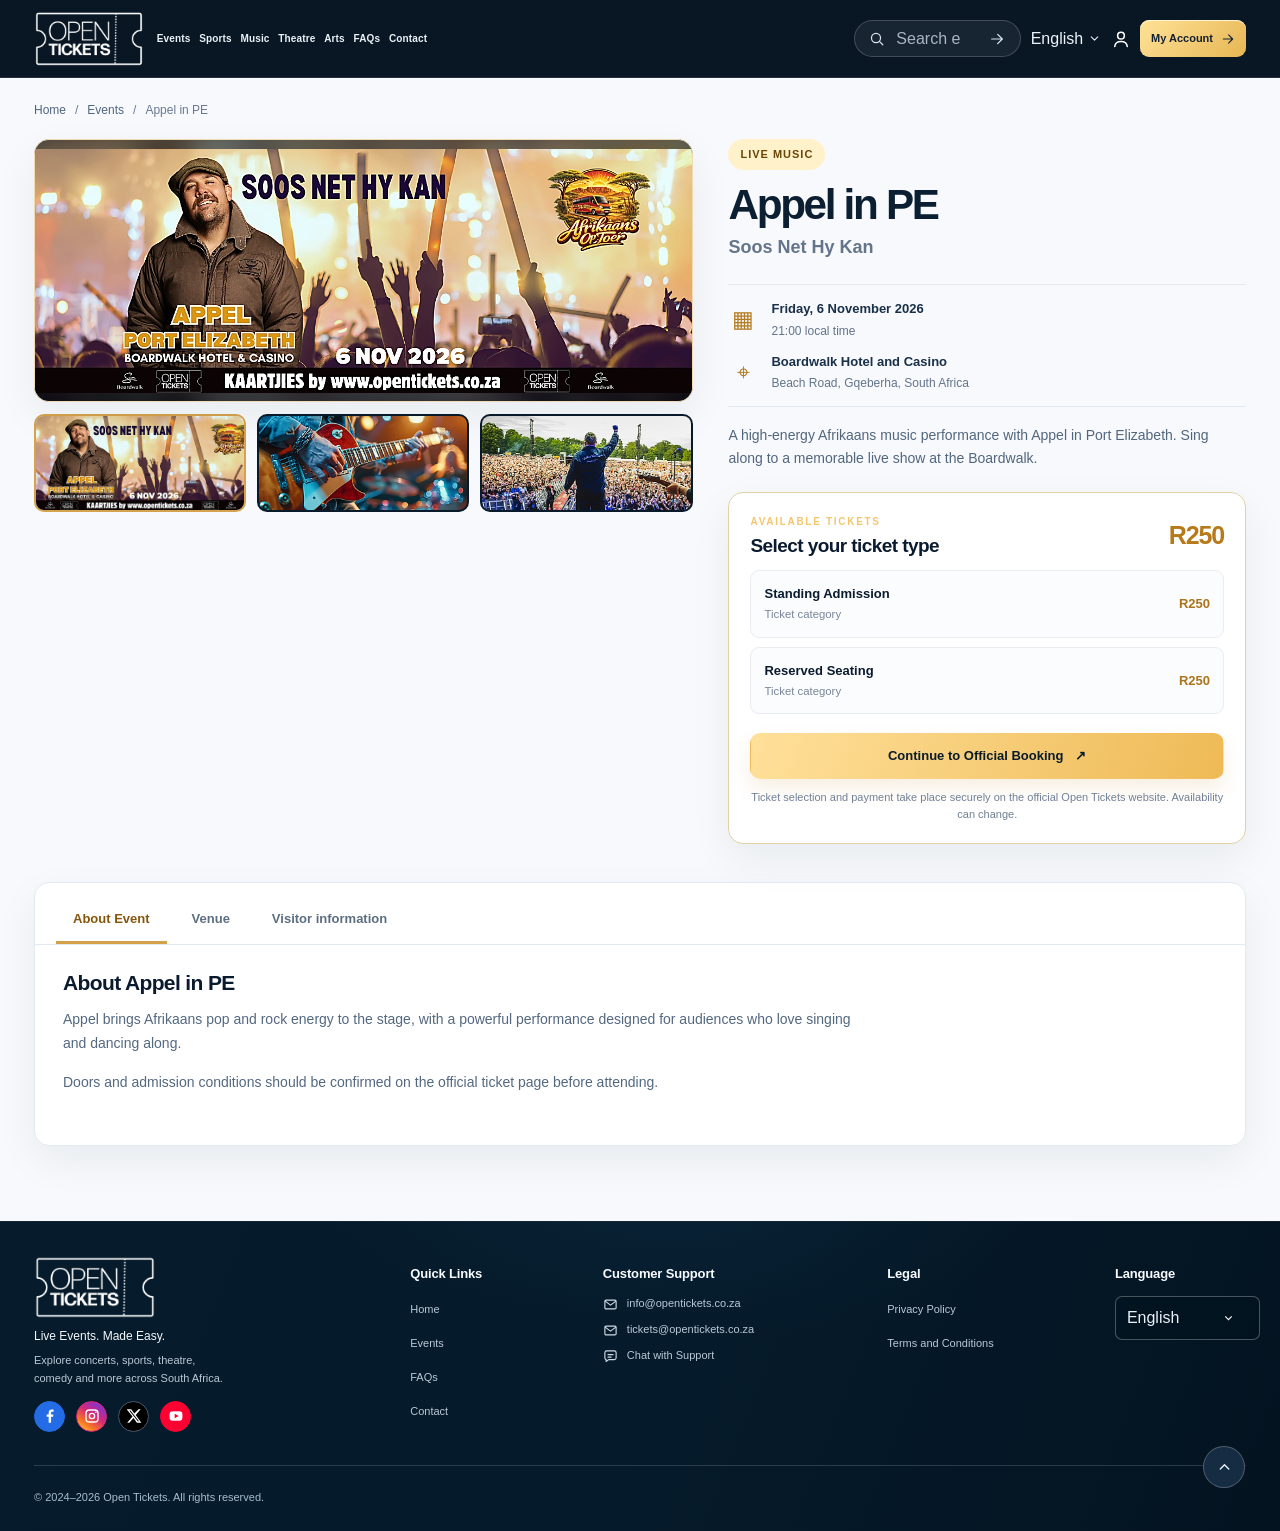
<file: event-detail.html>
<!DOCTYPE html>
<html lang="en"><head><meta charset="utf-8"/><meta content="width=device-width, initial-scale=1" name="viewport"/><meta content="#061526" name="theme-color"/><meta content="View official event information and ticket categories for Appel in PE at Boardwalk Hotel and Casino on 6 November 2026." name="description"/><title>Appel in PE — Event Detail | Open Tickets</title><link href="assets/images/branding/favicon.png" rel="icon" type="image/png"/><link href="assets/css/bootstrap.min.css" rel="stylesheet"/>
<link href="assets/css/tokens.css" rel="stylesheet"/>
<link href="assets/css/header-hero.css" rel="stylesheet"/>
<link href="assets/css/section01-refinements.css" rel="stylesheet"/>
<link href="assets/css/footer.css" rel="stylesheet"/>
<link href="assets/css/i18n.css" rel="stylesheet"/>
<link href="assets/css/inner-pages.css" rel="stylesheet"/><link rel="stylesheet" href="assets/css/v28-final.css"></head>
<body class="ot-inner-page ot-event-page"><a class="skip-link" href="#main-content">Skip to main content</a><header class="ot-header" id="siteHeader">
<div class="ot-header__inner container-xxl">
<a aria-label="Open Tickets homepage" class="ot-brand" href="index.html">
<img alt="Open Tickets" decoding="async" height="150" src="assets/images/branding/open-tickets-logo.png" width="286"/>
</a>
<nav aria-label="Main navigation" class="ot-primary-nav">
<a class="ot-primary-nav__link" href="index.html">Events</a>
<a class="ot-primary-nav__link" href="search-results.html?category=sports">Sports</a>
<a class="ot-primary-nav__link" href="search-results.html?category=music">Music</a>
<a class="ot-primary-nav__link" href="search-results.html?category=theatre">Theatre</a>
<a class="ot-primary-nav__link" href="search-results.html?category=arts">Arts</a>
<a class="ot-primary-nav__link" href="faqs.html">FAQs</a>
<a class="ot-primary-nav__link" href="https://opentickets.co.za/support">Contact</a>
</nav>
<div class="ot-header__actions">
<form action="search-results.html" class="ot-header-search" method="get" role="search">
<svg aria-hidden="true" class="ot-icon"><use href="#ot-i-search"></use></svg>
<label class="visually-hidden" for="globalSearch">Search events, artists or venues</label>
<input autocomplete="off" id="globalSearch" name="query" placeholder="Search events, artists, venues…" type="search"/>
<button aria-label="Search events" type="submit"><svg class="ot-icon"><use href="#ot-i-arrow"></use></svg></button>
</form>
<div aria-label="Choose a city in event search" class="ot-header__location">
<svg aria-hidden="true" class="ot-icon"><use href="#ot-i-pin"></use></svg>
<span>South Africa</span>
</div>
<div class="ot-language dropdown">
<button aria-expanded="false" aria-label="Select language" class="ot-language__toggle" data-bs-toggle="dropdown" type="button"><span id="languageLabel">English</span><svg aria-hidden="true" class="ot-icon"><use href="#ot-i-chevron"></use></svg></button>
<ul class="dropdown-menu dropdown-menu-end ot-language__menu">
<li><button class="dropdown-item is-selected" data-lang="en" type="button">English</button></li>
<li><button class="dropdown-item" data-lang="af" type="button">Afrikaans</button></li>
<li><button class="dropdown-item" data-lang="zu" type="button">isiZulu</button></li>
<li><button class="dropdown-item" data-lang="xh" type="button">isiXhosa</button></li>
<li><button class="dropdown-item" data-lang="st" type="button">Sesotho</button></li>
<li><button class="dropdown-item" data-lang="de" type="button">Deutsch</button></li>
<li><button class="dropdown-item" data-lang="fr" type="button">Français</button></li>
<li><button class="dropdown-item" data-lang="es" type="button">Español</button></li>
<li><button class="dropdown-item" data-lang="pt" type="button">Português</button></li>
</ul>
</div>
<a aria-label="My bookings and account" class="ot-account-icon" href="https://opentickets.co.za/login"><svg aria-hidden="true" class="ot-icon"><use href="#ot-i-user"></use></svg></a>
<a class="ot-account-button" href="https://opentickets.co.za/login">My Account <svg aria-hidden="true" class="ot-icon"><use href="#ot-i-arrow"></use></svg></a>
<button aria-controls="mobileMenu" aria-expanded="false" aria-label="Open navigation" class="ot-mobile-toggle" id="mobileMenuToggle" type="button"><svg aria-hidden="true" class="ot-icon"><use href="#ot-i-menu"></use></svg></button>
</div>
</div>
<!-- Mobile navigation, shared by all four local pages. -->
<div class="ot-mobile-menu" hidden="" id="mobileMenu">
<nav aria-label="Mobile navigation" class="ot-mobile-menu__links container">
<a href="index.html">Events</a>
<a href="search-results.html?category=sports">Sports</a>
<a href="search-results.html?category=music">Music</a>
<a href="search-results.html?category=theatre">Theatre &amp; Arts</a>
<a href="faqs.html">FAQs</a>
<a href="https://opentickets.co.za/support">Contact &amp; Support</a>
<a href="https://opentickets.co.za/login">My Bookings</a>
</nav>
<form action="search-results.html" class="ot-mobile-menu__search container" method="get" role="search">
<label class="visually-hidden" for="mobileSearch">Search events</label>
<input id="mobileSearch" name="query" placeholder="Search events and venues" type="search"/>
<button aria-label="Search" type="submit"><svg class="ot-icon"><use href="#ot-i-search"></use></svg></button>
</form>
</div>
</header>
<main id="main-content"><section class="event-detail container-xxl"><nav aria-label="Breadcrumb" class="inner-crumbs"><a href="index.html">Home</a><span aria-hidden="true">/</span><a href="search-results.html">Events</a><span aria-hidden="true">/</span><span>Appel in PE</span></nav>
<div class="event-detail__hero"><div class="event-detail__gallery"><div class="event-detail__main-image is-event-banner"><img alt="Appel in PE — Soos Net Hy Kan event banner" decoding="async" fetchpriority="high" height="450" src="assets/images/events/appel-pe.webp" width="1210"/></div><div class="event-detail__thumbs"><button aria-pressed="true" class="is-selected" data-gallery-alt="Appel in PE official event banner" data-gallery-src="assets/images/events/appel-pe.webp" type="button"><img alt="Appel in PE banner thumbnail" src="assets/images/events/appel-pe.webp"/></button><button aria-pressed="false" data-gallery-alt="Live music performance atmosphere" data-gallery-src="assets/images/categories/music.webp" type="button"><img alt="Live music atmosphere thumbnail" src="assets/images/categories/music.webp"/></button><button aria-pressed="false" data-gallery-alt="Live concert audience" data-gallery-src="assets/images/categories/festivals.webp" type="button"><img alt="Concert audience thumbnail" src="assets/images/categories/festivals.webp"/></button></div></div>
<div class="event-detail__information"><span class="inner-pill">LIVE MUSIC</span><h1>Appel in PE</h1><p class="event-detail__subtitle">Soos Net Hy Kan</p><div class="event-detail__facts"><div><span class="event-detail__fact-icon">▦</span><span><strong>Friday, 6 November 2026</strong><small>21:00 local time</small></span></div><div><span class="event-detail__fact-icon">⌖</span><span><strong>Boardwalk Hotel and Casino</strong><small>Beach Road, Gqeberha, South Africa</small></span></div></div>
<p class="event-detail__intro">A high-energy Afrikaans music performance with Appel in Port Elizabeth. Sing along to a memorable live show at the Boardwalk.</p>
<div class="event-detail__book" id="ticketOptions"><div class="event-detail__book-head"><div><p class="inner-eyebrow">AVAILABLE TICKETS</p><h2>Select your ticket type</h2></div><span class="event-detail__from">R250</span></div><div class="event-detail__ticket-row"><div><strong>Standing Admission</strong><small>Ticket category</small></div><div class="event-detail__ticket-price">R250</div></div><div class="event-detail__ticket-row"><div><strong>Reserved Seating</strong><small>Ticket category</small></div><div class="event-detail__ticket-price">R250</div></div><a class="inner-btn inner-btn--gold inner-btn--full" href="https://opentickets.co.za/event/01ktvcz2dxv10rs7cvq0q9tc0v" rel="noopener noreferrer" target="_blank">Continue to Official Booking <span aria-hidden="true">↗</span></a><p class="event-detail__book-note">Ticket selection and payment take place securely on the official Open Tickets website. Availability can change.</p></div></div></div>
<div class="event-detail__below"><div aria-label="Event information" class="event-detail__tabs" role="tablist"><button aria-controls="eventTabAbout" aria-selected="true" class="is-active" data-event-tab="about" role="tab" type="button">About Event</button><button aria-controls="eventTabVenue" aria-selected="false" data-event-tab="venue" role="tab" type="button">Venue</button><button aria-controls="eventTabTerms" aria-selected="false" data-event-tab="terms" role="tab" type="button">Visitor information</button></div><div class="event-detail__tab-panel" id="eventTabAbout" role="tabpanel"><h2>About Appel in PE</h2><p>Appel brings Afrikaans pop and rock energy to the stage, with a powerful performance designed for audiences who love singing and dancing along.</p><p>Doors and admission conditions should be confirmed on the official ticket page before attending.</p></div><div class="event-detail__tab-panel" hidden="" id="eventTabVenue" role="tabpanel"><h2>Boardwalk Hotel and Casino</h2><p>Beach Road, Gqeberha, 6019, South Africa.</p><a class="inner-text-link" href="https://www.google.com/maps/search/?api=1&amp;query=Boardwalk+Hotel+and+Casino+Gqeberha" rel="noopener noreferrer" target="_blank">Get directions ↗</a></div><div class="event-detail__tab-panel" hidden="" id="eventTabTerms" role="tabpanel"><h2>Before you go</h2><p>For entry rules, prohibited items and ticket conditions, refer to the organiser's official description. Make sure you have your purchase email and payment method ready when booking.</p><a class="inner-text-link" href="https://opentickets.co.za/event/01ktvcz2dxv10rs7cvq0q9tc0v" rel="noopener noreferrer" target="_blank">Read official event information ↗</a></div></div></section></main><footer aria-label="Open Tickets footer" class="ot-footer" id="siteFooter">
<div class="ot-footer__container container-xxl">
<div class="ot-footer__grid">
<div class="ot-footer__brand">
<a aria-label="Open Tickets home" href="index.html">
<img alt="Open Tickets" class="ot-footer__brand-image" decoding="async" height="150" loading="lazy" src="assets/images/branding/open-tickets-logo.png" width="286">
</img></a>
<p class="ot-footer__tagline">Live Events. Made Easy.</p>
<p class="ot-footer__description">Explore concerts, sports, theatre, comedy and more across South Africa.</p>
<!-- Social artwork only. Never invent social profile links. -->
<div aria-label="Social profiles pending verification" class="ot-footer__socials">
<ul aria-hidden="true" class="ot-footer__social-list">
<li><span class="ot-footer__social-icon ot-social--facebook" title="Facebook profile: pending confirmation"><svg viewbox="0 0 24 24"><path d="M13.6 22v-8.8h3l.5-3.5h-3.5V7.4c0-1.1.3-1.8 1.9-1.8h1.9V2.5c-.3-.1-1.4-.2-2.7-.2-2.8 0-4.7 1.7-4.7 4.8v2.6H7v3.5h3v8.8h3.6Z"></path></svg></span></li>
<li><span class="ot-footer__social-icon ot-social--instagram" title="Instagram profile: pending confirmation"><svg fill="none" viewbox="0 0 24 24"><rect height="18" rx="5" stroke="currentColor" stroke-width="2" width="18" x="3" y="3"></rect><circle cx="12" cy="12" r="4" stroke="currentColor" stroke-width="2"></circle><circle cx="17.7" cy="6.4" fill="currentColor" r="1.2"></circle></svg></span></li>
<li><span class="ot-footer__social-icon ot-social--x" title="X profile: pending confirmation"><svg viewbox="0 0 24 24"><path d="M18.9 2H22l-7.4 8.5L23 22h-6.6l-5.2-7.1L5 22H1.8l8-9.3L1 2h6.8l4.7 6.4L18.9 2Zm-1.2 18h1.8L6.7 3.9H4.8L17.7 20Z"></path></svg></span></li>
<li><span class="ot-footer__social-icon ot-social--youtube" title="YouTube profile: pending confirmation"><svg viewbox="0 0 24 24"><path d="M21.2 7.3a2.8 2.8 0 0 0-2-2C17.5 4.8 12 4.8 12 4.8s-5.5 0-7.2.5a2.8 2.8 0 0 0-2 2C2.3 9 2.3 12 2.3 12s0 3 .5 4.7a2.8 2.8 0 0 0 2 2c1.7.5 7.2.5 7.2.5s5.5 0 7.2-.5a2.8 2.8 0 0 0 2-2c.5-1.7.5-4.7.5-4.7s0-3-.5-4.7ZM10 15.5v-7l6 3.5-6 3.5Z"></path></svg></span></li>
</ul>
<span class="visually-hidden">Official social account links will be added after verification.</span>
</div>
</div>
<nav aria-labelledby="footerQuickLinks" class="ot-footer__col">
<h2 class="ot-footer__heading" id="footerQuickLinks">Quick Links</h2>
<ul class="ot-footer__links">
<li><a href="index.html">Home</a></li>
<li><a href="index.html">Events</a></li>
<li><a href="faqs.html">FAQs</a></li>
<li><a href="https://opentickets.co.za/support">Contact</a></li>
</ul>
</nav>
<div aria-labelledby="footerSupport" class="ot-footer__col ot-footer__support-col">
<h2 class="ot-footer__heading" id="footerSupport">Customer Support</h2>
<ul class="ot-footer__contact-list">
<li><svg aria-hidden="true" class="ot-footer__contact-icon" viewbox="0 0 24 24"><rect height="14" rx="2" width="18" x="3" y="5"></rect><path d="m4 7 8 6 8-6"></path></svg><a href="mailto:info@opentickets.co.za">info@opentickets.co.za</a></li>
<li><svg aria-hidden="true" class="ot-footer__contact-icon" viewbox="0 0 24 24"><rect height="14" rx="2" width="18" x="3" y="5"></rect><path d="m4 7 8 6 8-6"></path></svg><a href="mailto:tickets@opentickets.co.za">tickets@opentickets.co.za</a></li>
<li><svg aria-hidden="true" class="ot-footer__contact-icon" viewbox="0 0 24 24"><path d="M5 17v3l4-3h9a3 3 0 0 0 3-3V6a3 3 0 0 0-3-3H6a3 3 0 0 0-3 3v8a3 3 0 0 0 2 3Z"></path><path d="M8 9h8m-8 4h5"></path></svg><a href="https://opentickets.co.za/support">Chat with Support</a></li>
</ul>
</div>
<nav aria-labelledby="footerLegal" class="ot-footer__col">
<h2 class="ot-footer__heading" id="footerLegal">Legal</h2>
<ul class="ot-footer__links">
<li><a href="https://opentickets.co.za/page/privacy-policy">Privacy Policy</a></li>
<li><a href="https://opentickets.co.za/page/terms-and-conditions">Terms and Conditions</a></li>
</ul>
</nav>
<div aria-labelledby="footerLanguage" class="ot-footer__col ot-footer__language-col">
<h2 class="ot-footer__heading" id="footerLanguage">Language</h2>
<div class="ot-footer__lang">
<label class="visually-hidden" for="footerLanguageSelect">Choose a language on Open Tickets</label>
<select aria-label="Choose a language on Open Tickets" id="footerLanguageSelect" name="language">
<option selected="" value="en">English</option>
<option value="af">Afrikaans</option>
<option value="zu">isiZulu</option>
<option value="xh">isiXhosa</option>
<option value="st">Sesotho</option>
<option value="de">Deutsch</option>
<option value="fr">Français</option>
<option value="es">Español</option>
<option value="pt">Português</option>
</select>
<svg aria-hidden="true" class="ot-footer__lang-chevron" viewbox="0 0 24 24"><path d="m6 9 6 6 6-6"></path></svg>
</div>
</div>
</div>
<div class="ot-footer__bottom">
<p class="ot-footer__copyright">© 2024–2026 Open Tickets. All rights reserved.</p>
<button aria-label="Back to top" class="ot-footer__back-top" id="footerBackToTop" title="Back to top" type="button">
<svg aria-hidden="true" viewbox="0 0 24 24"><path d="m6 14 6-6 6 6"></path></svg>
</button>
</div>
</div>
</footer><svg aria-hidden="true" class="ot-svg-sprite" xmlns="http://www.w3.org/2000/svg"><defs>
<symbol id="ot-i-search" viewbox="0 0 24 24"><circle cx="10.5" cy="10.5" r="6.8"></circle><path d="m16 16 4.6 4.6"></path></symbol>
<symbol id="ot-i-arrow" viewbox="0 0 24 24"><path d="M4 12h16m-7-7 7 7-7 7"></path></symbol>
<symbol id="ot-i-pin" viewbox="0 0 24 24"><path d="M12 22s7-6.7 7-12a7 7 0 0 0-14 0c0 5.3 7 12 7 12Z"></path><circle cx="12" cy="10" r="2.5"></circle></symbol>
<symbol id="ot-i-chevron" viewbox="0 0 24 24"><path d="m6 9 6 6 6-6"></path></symbol>
<symbol id="ot-i-chevron-left" viewbox="0 0 24 24"><path d="m15 5-7 7 7 7"></path></symbol>
<symbol id="ot-i-chevron-right" viewbox="0 0 24 24"><path d="m9 5 7 7-7 7"></path></symbol>
<symbol id="ot-i-user" viewbox="0 0 24 24"><circle cx="12" cy="8" r="4"></circle><path d="M4.5 21c.4-4 3.1-6 7.5-6s7.1 2 7.5 6"></path></symbol>
<symbol id="ot-i-menu" viewbox="0 0 24 24"><path d="M4 7h16M4 12h16M4 17h16"></path></symbol>
<symbol id="ot-i-heart" viewbox="0 0 24 24"><path d="M20.8 8.2c0 4.5-7 9.6-8.8 11-1.8-1.4-8.8-6.5-8.8-11A4.8 4.8 0 0 1 12 5.4a4.8 4.8 0 0 1 8.8 2.8Z"></path></symbol>
<symbol id="ot-i-clock" viewbox="0 0 24 24"><circle cx="12" cy="12" r="9"></circle><path d="M12 7v5l3.5 2"></path></symbol>
<symbol id="ot-i-calendar" viewbox="0 0 24 24"><rect height="16" rx="2" width="18" x="3" y="5"></rect><path d="M7 3v4m10-4v4M3 10h18"></path></symbol>
<!-- Event discovery icons: outlined, matching 24px viewBox and header stroke. -->
<symbol id="ot-i-music" viewbox="0 0 24 24"><path d="M9 18V5l12-2v13"></path><circle cx="6" cy="18" r="3"></circle><circle cx="18" cy="16" r="3"></circle></symbol>
<symbol id="ot-i-football" viewbox="0 0 24 24"><circle cx="12" cy="12" r="9"></circle><path d="m9 9 3-2 3 2-1.1 3.5H10.1L9 9ZM12 7V3m-2 9.5-3 3m6.9-3 3.1 3M7 15.5l-2.7 1m12.7-1 2.7 1M9.2 19l-1 1.2m6.6-1.2 1 1.2"></path></symbol>
<symbol id="ot-i-theatre" viewbox="0 0 24 24"><path d="M3 4h9v8a5 5 0 0 1-4.5 5A5 5 0 0 1 3 12V4Zm9 2h9v6c0 4.5-2.9 8-7 8-2 0-3.7-.8-5-2.2"></path><path d="M5.5 8h.1m4 0h.1M5.5 12c.7 1 2.9 1 3.6 0M15 9h.1m3.5 0h.1m-4 4c.9-.8 3-.8 4 0"></path></symbol>
<symbol id="ot-i-palette" viewbox="0 0 24 24"><path d="M12 3a9 9 0 1 0 0 18h1.2a2.3 2.3 0 0 0 1.7-3.8c-.7-.7-1-1.1-1-1.6 0-.8.6-1.5 1.5-1.5h2.3A3.3 3.3 0 0 0 21 10.8 8.9 8.9 0 0 0 12 3Z"></path><circle cx="7" cy="10" r="1"></circle><circle cx="10" cy="6.8" r="1"></circle><circle cx="15" cy="7.2" r="1"></circle><circle cx="7.5" cy="15" r="1"></circle></symbol>
<symbol id="ot-i-family" viewbox="0 0 24 24"><circle cx="9" cy="7" r="3"></circle><circle cx="18" cy="9" r="2.5"></circle><path d="M3 20v-3.5a6 6 0 0 1 12 0V20H3Zm12 0h6v-3a4.5 4.5 0 0 0-4.7-4.5"></path></symbol>
<symbol id="ot-i-smile" viewbox="0 0 24 24"><circle cx="12" cy="12" r="9"></circle><path d="M8 14.5c1.8 2.8 6.2 2.8 8 0M8.5 9h.01m7 0h.01" stroke-width="2.4"></path></symbol>
<symbol id="ot-i-tent" viewbox="0 0 24 24"><path d="M3 20 11.8 4 21 20H3Zm9-16v16M8.5 20 12 14l3.5 6M4 20H2m20 0h-1"></path></symbol>
<symbol id="ot-i-wine" viewbox="0 0 24 24"><path d="M5 3h14l-1.5 7a5.5 5.5 0 0 1-11 0L5 3Zm7 12v6m-5 0h10M6 9h12"></path></symbol>
<symbol id="ot-i-sliders" viewbox="0 0 24 24"><path d="M4 6h16M4 12h16M4 18h16"></path><circle cx="9" cy="6" fill="#061320" r="2"></circle><circle cx="16" cy="12" fill="#061320" r="2"></circle><circle cx="10" cy="18" fill="#061320" r="2"></circle></symbol>
<symbol id="ot-i-refresh" viewbox="0 0 24 24"><path d="M20 7v5h-5M4 17v-5h5"></path><path d="M5.5 9a8 8 0 0 1 13.8-2L20 12M4 12l.7 4a8 8 0 0 0 13.8-1"></path></symbol>
</defs></svg><script defer="" src="assets/js/bootstrap.bundle.min.js"></script>
<script defer="" src="assets/js/footer.js"></script>
<script defer="" src="assets/js/inner-pages.js"></script>
<script defer="" src="assets/js/i18n-data.js"></script>
<script defer="" src="assets/js/i18n-inner.js"></script>
<script defer src="assets/js/i18n-v28.js"></script>
<script defer="" src="assets/js/i18n.js"></script></body></html>
</file>
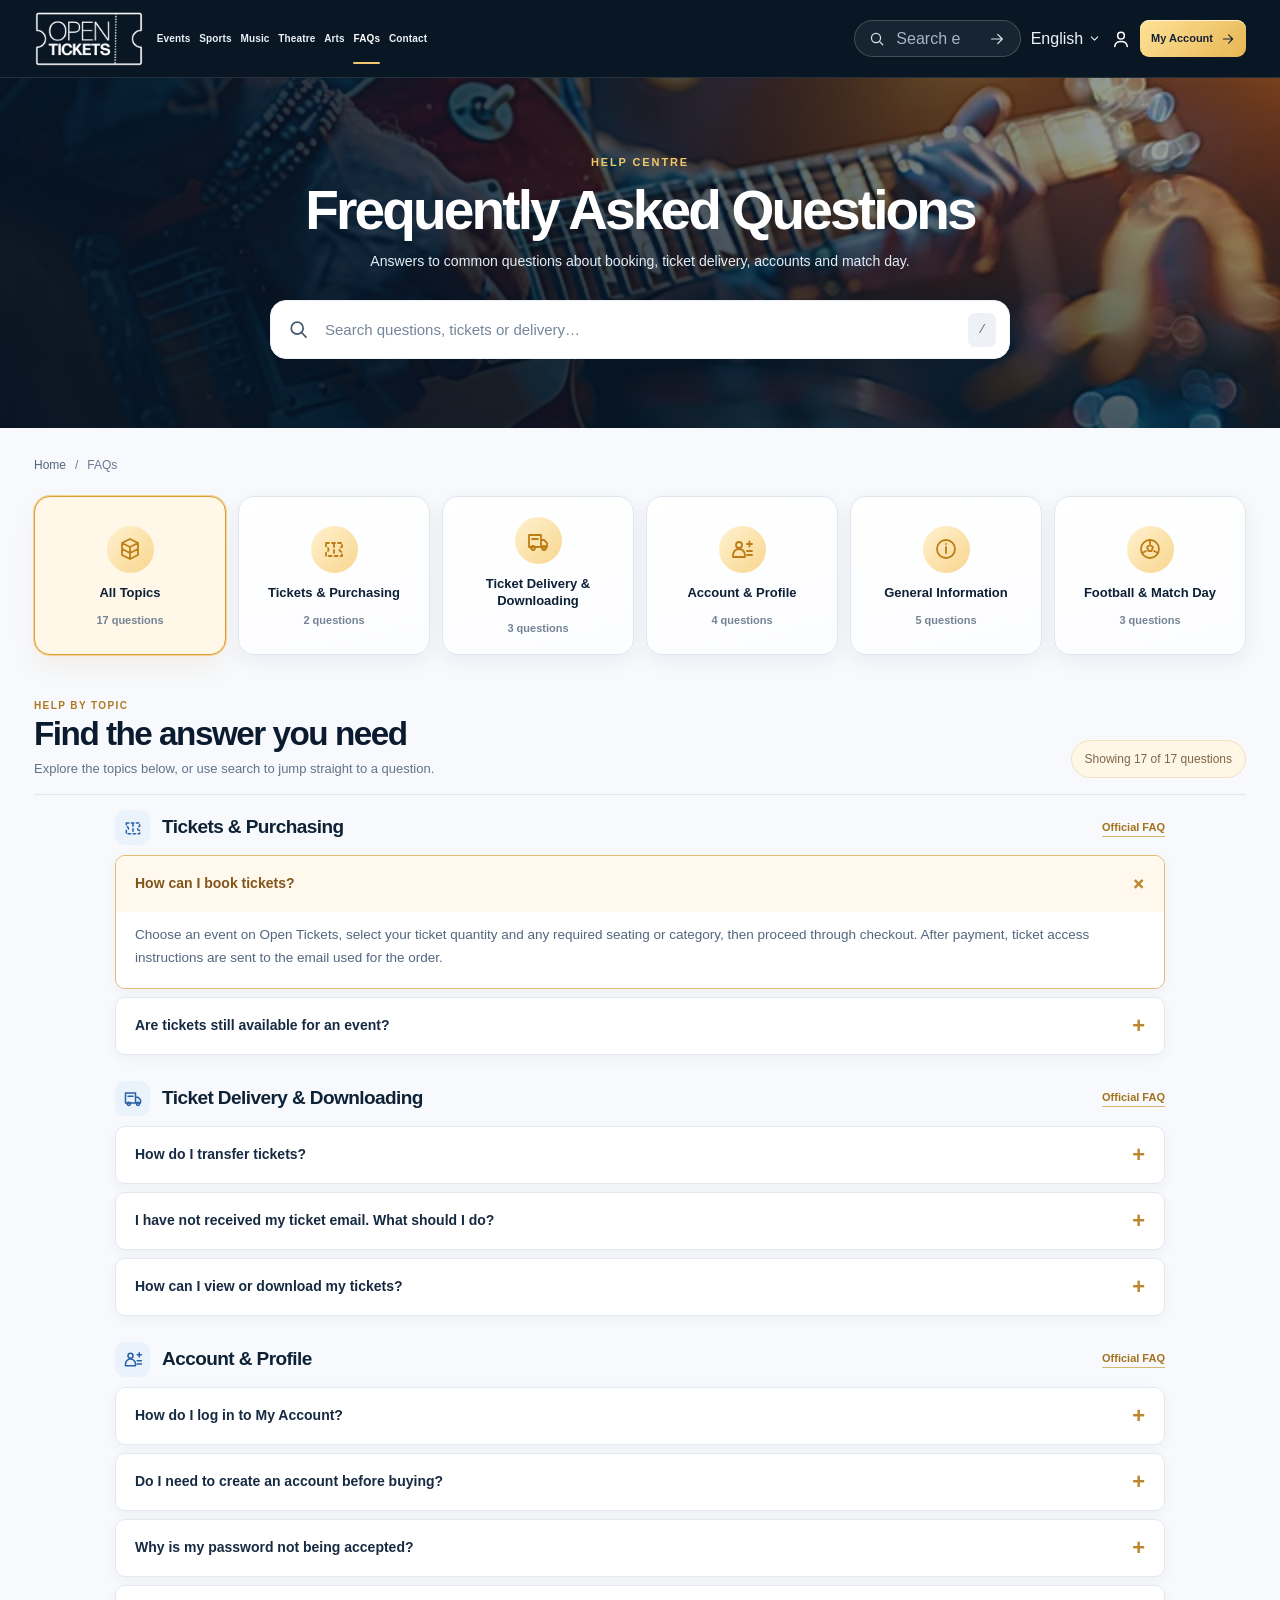
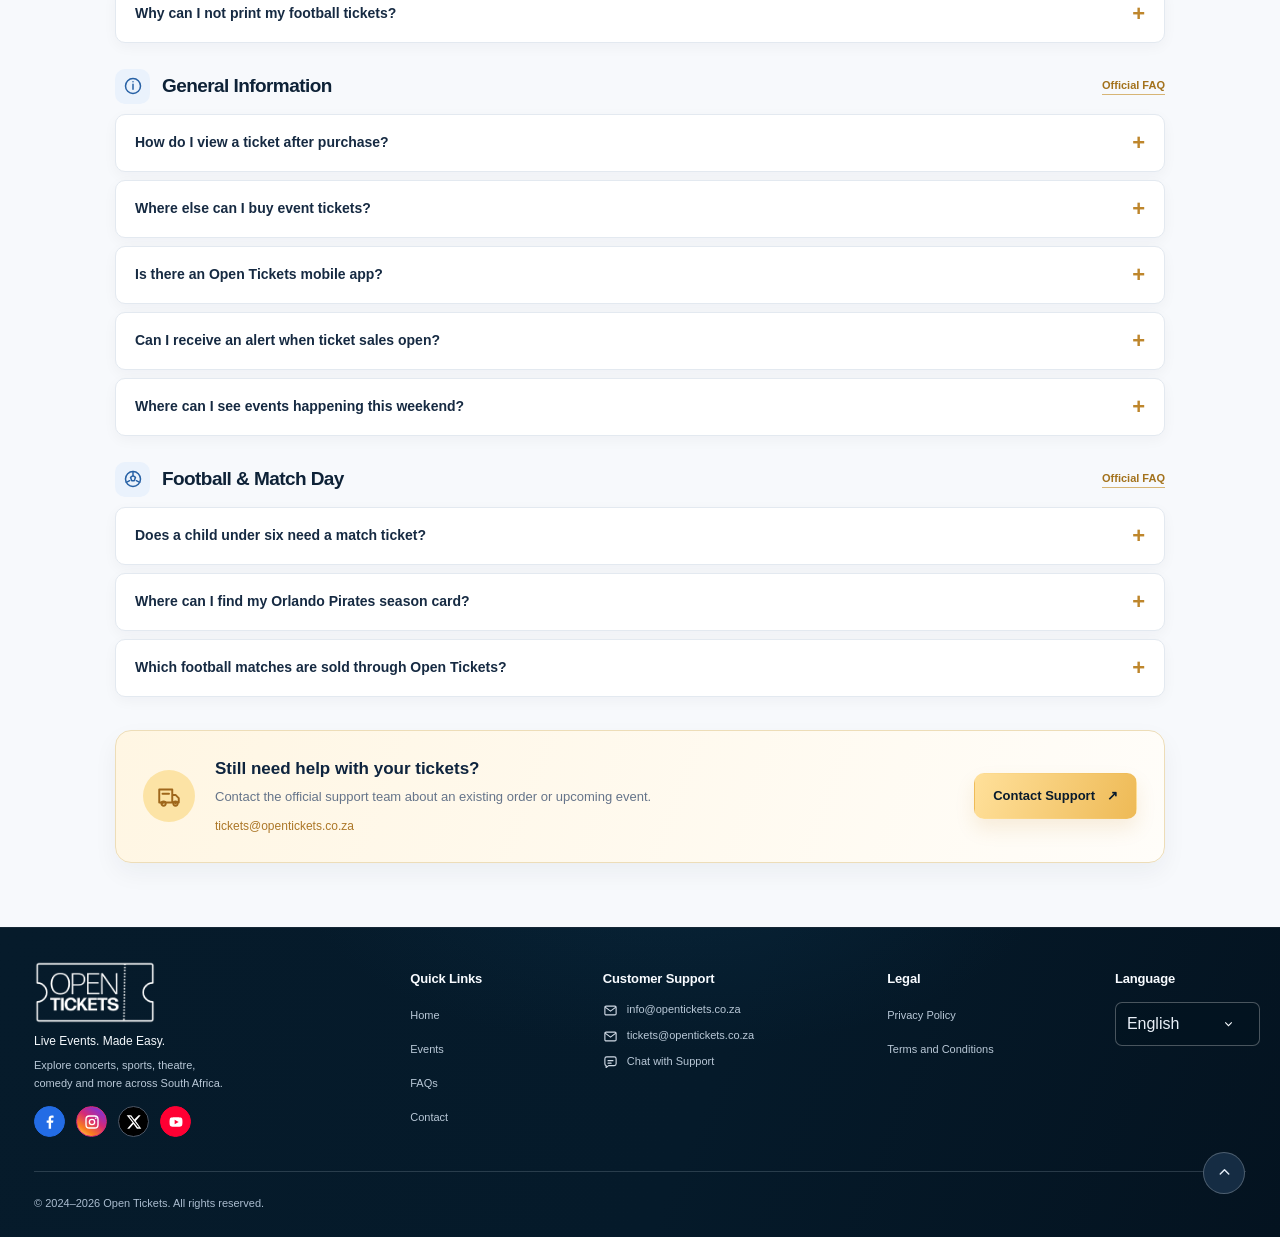
<file: faqs.html>
<!DOCTYPE html>
<html lang="en"><head><meta charset="utf-8"/><meta content="width=device-width, initial-scale=1" name="viewport"/><meta content="#061526" name="theme-color"/><meta content="Find answers about Open Tickets, ticket delivery, accounts, refunds and support." name="description"/><title>FAQs | Open Tickets</title><link href="assets/images/branding/favicon.png" rel="icon" type="image/png"/><link href="assets/css/bootstrap.min.css" rel="stylesheet"/>
<link href="assets/css/tokens.css" rel="stylesheet"/>
<link href="assets/css/header-hero.css" rel="stylesheet"/>
<link href="assets/css/section01-refinements.css" rel="stylesheet"/>
<link href="assets/css/footer.css" rel="stylesheet"/>
<link href="assets/css/i18n.css" rel="stylesheet"/>
<link href="assets/css/inner-pages.css" rel="stylesheet"/><link href="assets/css/faq-v24.css" rel="stylesheet"/><link rel="stylesheet" href="assets/css/v28-final.css"></head>
<body class="ot-inner-page ot-faqs-page"><a class="skip-link" href="#main-content">Skip to main content</a><header class="ot-header" id="siteHeader">
<div class="ot-header__inner container-xxl">
<a aria-label="Open Tickets homepage" class="ot-brand" href="index.html">
<img alt="Open Tickets" decoding="async" height="150" src="assets/images/branding/open-tickets-logo.png" width="286"/>
</a>
<nav aria-label="Main navigation" class="ot-primary-nav">
<a class="ot-primary-nav__link" href="index.html">Events</a>
<a class="ot-primary-nav__link" href="search-results.html?category=sports">Sports</a>
<a class="ot-primary-nav__link" href="search-results.html?category=music">Music</a>
<a class="ot-primary-nav__link" href="search-results.html?category=theatre">Theatre</a>
<a class="ot-primary-nav__link" href="search-results.html?category=arts">Arts</a>
<a aria-current="page" class="is-active ot-primary-nav__link" href="faqs.html">FAQs</a>
<a class="ot-primary-nav__link" href="https://opentickets.co.za/support">Contact</a>
</nav>
<div class="ot-header__actions">
<form action="search-results.html" class="ot-header-search" method="get" role="search">
<svg aria-hidden="true" class="ot-icon"><use href="#ot-i-search"></use></svg>
<label class="visually-hidden" for="globalSearch">Search events, artists or venues</label>
<input autocomplete="off" id="globalSearch" name="query" placeholder="Search events, artists, venues…" type="search"/>
<button aria-label="Search events" type="submit"><svg class="ot-icon"><use href="#ot-i-arrow"></use></svg></button>
</form>
<div aria-label="Choose a city in event search" class="ot-header__location">
<svg aria-hidden="true" class="ot-icon"><use href="#ot-i-pin"></use></svg>
<span>South Africa</span>
</div>
<div class="ot-language dropdown">
<button aria-expanded="false" aria-label="Select language" class="ot-language__toggle" data-bs-toggle="dropdown" type="button"><span id="languageLabel">English</span><svg aria-hidden="true" class="ot-icon"><use href="#ot-i-chevron"></use></svg></button>
<ul class="dropdown-menu dropdown-menu-end ot-language__menu">
<li><button class="dropdown-item is-selected" data-lang="en" type="button">English</button></li>
<li><button class="dropdown-item" data-lang="af" type="button">Afrikaans</button></li>
<li><button class="dropdown-item" data-lang="zu" type="button">isiZulu</button></li>
<li><button class="dropdown-item" data-lang="xh" type="button">isiXhosa</button></li>
<li><button class="dropdown-item" data-lang="st" type="button">Sesotho</button></li>
<li><button class="dropdown-item" data-lang="de" type="button">Deutsch</button></li>
<li><button class="dropdown-item" data-lang="fr" type="button">Français</button></li>
<li><button class="dropdown-item" data-lang="es" type="button">Español</button></li>
<li><button class="dropdown-item" data-lang="pt" type="button">Português</button></li>
</ul>
</div>
<a aria-label="My bookings and account" class="ot-account-icon" href="https://opentickets.co.za/login"><svg aria-hidden="true" class="ot-icon"><use href="#ot-i-user"></use></svg></a>
<a class="ot-account-button" href="https://opentickets.co.za/login">My Account <svg aria-hidden="true" class="ot-icon"><use href="#ot-i-arrow"></use></svg></a>
<button aria-controls="mobileMenu" aria-expanded="false" aria-label="Open navigation" class="ot-mobile-toggle" id="mobileMenuToggle" type="button"><svg aria-hidden="true" class="ot-icon"><use href="#ot-i-menu"></use></svg></button>
</div>
</div>
<!-- Mobile navigation, shared by all four local pages. -->
<div class="ot-mobile-menu" hidden="" id="mobileMenu">
<nav aria-label="Mobile navigation" class="ot-mobile-menu__links container">
<a href="index.html">Events</a>
<a href="search-results.html?category=sports">Sports</a>
<a href="search-results.html?category=music">Music</a>
<a href="search-results.html?category=theatre">Theatre &amp; Arts</a>
<a aria-current="page" href="faqs.html">FAQs</a>
<a href="https://opentickets.co.za/support">Contact &amp; Support</a>
<a href="https://opentickets.co.za/login">My Bookings</a>
</nav>
<form action="search-results.html" class="ot-mobile-menu__search container" method="get" role="search">
<label class="visually-hidden" for="mobileSearch">Search events</label>
<input id="mobileSearch" name="query" placeholder="Search events and venues" type="search"/>
<button aria-label="Search" type="submit"><svg class="ot-icon"><use href="#ot-i-search"></use></svg></button>
</form>
</div>
</header>
<main id="main-content">
<section class="inner-hero inner-hero--faq"><div class="inner-hero__visual"><img alt="" decoding="async" height="900" src="assets/images/categories/music.webp" width="1600"/></div>
<div class="inner-hero__content container-xxl"><p class="inner-eyebrow">HELP CENTRE</p><h1>Frequently Asked Questions</h1><p>Answers to common questions about booking, ticket delivery, accounts and match day.</p>
<div class="faq-hub__search"><svg aria-hidden="true" class="ot-icon"><use href="#ot-i-search"></use></svg><label class="visually-hidden" for="faqSearch">Search frequently asked questions</label><input aria-controls="faqItems" autocomplete="off" id="faqSearch" placeholder="Search questions, tickets or delivery…" type="search"/><kbd aria-hidden="true">/</kbd></div></div></section>
<div class="inner-section faq-hub container-xxl">
<nav aria-label="Breadcrumb" class="inner-crumbs"><a href="index.html">Home</a><span aria-hidden="true">/</span><span aria-current="page">FAQs</span></nav>
<div aria-label="FAQ topics" class="faq-hub__cards" role="group"><button aria-pressed="true" class="faq-hub__card is-active" data-faq-group="all" type="button"><span class="faq-hub__icon"><svg aria-hidden="true" fill="none" stroke="currentColor" stroke-linecap="round" stroke-linejoin="round" stroke-width="1.8" viewbox="0 0 24 24"><path d="M4 6 12 2l8 4v12l-8 4-8-4V6Zm0 0 8 4 8-4M12 10v12M4 12l8 4 8-4"></path></svg></span><strong>All Topics</strong><span class="faq-hub__count">17 questions</span></button><button aria-pressed="false" class="faq-hub__card" data-faq-group="tickets" type="button"><span class="faq-hub__icon"><svg aria-hidden="true" fill="none" stroke="currentColor" stroke-linecap="round" stroke-linejoin="round" stroke-width="1.8" viewbox="0 0 24 24"><path d="M4 6h16v4a2.5 2.5 0 0 0 0 5v4H4v-4a2.5 2.5 0 0 0 0-5V6Zm8 1v11" stroke-dasharray="3 3"></path></svg></span><strong>Tickets &amp; Purchasing</strong><span class="faq-hub__count">2 questions</span></button><button aria-pressed="false" class="faq-hub__card" data-faq-group="delivery" type="button"><span class="faq-hub__icon"><svg aria-hidden="true" fill="none" stroke="currentColor" stroke-linecap="round" stroke-linejoin="round" stroke-width="1.8" viewbox="0 0 24 24"><path d="M3 6h12v12H3V6Zm12 5h3l3 3v4h-6v-7ZM6 19h.01M18 19h.01M6 10h6"></path><circle cx="7" cy="19" r="2"></circle><circle cx="18" cy="19" r="2"></circle></svg></span><strong>Ticket Delivery &amp; Downloading</strong><span class="faq-hub__count">3 questions</span></button><button aria-pressed="false" class="faq-hub__card" data-faq-group="account" type="button"><span class="faq-hub__icon"><svg aria-hidden="true" fill="none" stroke="currentColor" stroke-linecap="round" stroke-linejoin="round" stroke-width="1.8" viewbox="0 0 24 24"><circle cx="9" cy="8" r="3"></circle><path d="M3 20v-2a6 6 0 0 1 12 0v2H3Zm14-13h5m-2.5-2.5v5M17 14h5M17 18h5"></path></svg></span><strong>Account &amp; Profile</strong><span class="faq-hub__count">4 questions</span></button><button aria-pressed="false" class="faq-hub__card" data-faq-group="general" type="button"><span class="faq-hub__icon"><svg aria-hidden="true" fill="none" stroke="currentColor" stroke-linecap="round" stroke-linejoin="round" stroke-width="1.8" viewbox="0 0 24 24"><circle cx="12" cy="12" r="9"></circle><path d="M12 10v6m0-9h.01"></path></svg></span><strong>General Information</strong><span class="faq-hub__count">5 questions</span></button><button aria-pressed="false" class="faq-hub__card" data-faq-group="football" type="button"><span class="faq-hub__icon"><svg aria-hidden="true" fill="none" stroke="currentColor" stroke-linecap="round" stroke-linejoin="round" stroke-width="1.8" viewbox="0 0 24 24"><circle cx="12" cy="12" r="9"></circle><path d="m9 10 3-2 3 2-1.5 4h-3L9 10Zm3-2V3M8 14l-4 2m12-2 4 2"></path></svg></span><strong>Football &amp; Match Day</strong><span class="faq-hub__count">3 questions</span></button></div>
<div class="faq-hub__intro"><div><p class="faq-hub__overline">HELP BY TOPIC</p><h2>Find the answer you need</h2><p>Explore the topics below, or use search to jump straight to a question.</p></div><span aria-live="polite" id="faqVisibleCount" role="status">Showing 17 questions</span></div>
<div class="inner-faq__list" id="faqItems"><section aria-labelledby="faq-heading-tickets" class="inner-faq__category" data-faq-category="tickets" id="faq-tickets">
<div class="faq-hub__heading"><span class="faq-hub__heading-icon"><svg aria-hidden="true" fill="none" stroke="currentColor" stroke-linecap="round" stroke-linejoin="round" stroke-width="1.8" viewbox="0 0 24 24"><path d="M4 6h16v4a2.5 2.5 0 0 0 0 5v4H4v-4a2.5 2.5 0 0 0 0-5V6Zm8 1v11" stroke-dasharray="3 3"></path></svg></span><h2 id="faq-heading-tickets">Tickets &amp; Purchasing</h2><a aria-label="Read official Open Tickets FAQs about Tickets &amp; Purchasing" href="https://opentickets.co.za/faq/tickets-purchasing" rel="noopener noreferrer" target="_blank">Official FAQ</a></div><details class="inner-faq__entry" open=""><summary>How can I book tickets?<span aria-hidden="true" class="faq-plus">+</span></summary><div class="inner-faq__answer"><p>Choose an event on Open Tickets, select your ticket quantity and any required seating or category, then proceed through checkout. After payment, ticket access instructions are sent to the email used for the order.</p></div></details><details class="inner-faq__entry"><summary>Are tickets still available for an event?<span aria-hidden="true" class="faq-plus">+</span></summary><div class="inner-faq__answer"><p>If a ticket category can be selected and added to your basket, it is available at that moment. Remaining quantities may not be published; availability can change before payment is completed.</p></div></details></section><section aria-labelledby="faq-heading-delivery" class="inner-faq__category" data-faq-category="delivery" id="faq-delivery">
<div class="faq-hub__heading"><span class="faq-hub__heading-icon"><svg aria-hidden="true" fill="none" stroke="currentColor" stroke-linecap="round" stroke-linejoin="round" stroke-width="1.8" viewbox="0 0 24 24"><path d="M3 6h12v12H3V6Zm12 5h3l3 3v4h-6v-7ZM6 19h.01M18 19h.01M6 10h6"></path><circle cx="7" cy="19" r="2"></circle><circle cx="18" cy="19" r="2"></circle></svg></span><h2 id="faq-heading-delivery">Ticket Delivery &amp; Downloading</h2><a aria-label="Read official Open Tickets FAQs about Ticket Delivery &amp; Downloading" href="https://opentickets.co.za/faq/ticket-delivery-downloading-tickets" rel="noopener noreferrer" target="_blank">Official FAQ</a></div><details class="inner-faq__entry"><summary>How do I transfer tickets?<span aria-hidden="true" class="faq-plus">+</span></summary><div class="inner-faq__answer"><p>Use the Transfer Tickets option in your order email. Provide the recipient’s email address, choose how many tickets to transfer and follow the confirmation steps. The recipient must accept the transfer before its link expires.</p></div></details><details class="inner-faq__entry"><summary>I have not received my ticket email. What should I do?<span aria-hidden="true" class="faq-plus">+</span></summary><div class="inner-faq__answer"><p>First check your inbox, spam, junk and promotions folders. If the message is still missing, contact Open Tickets support with the purchase name, email address, event and any available order or transaction reference.</p></div></details><details class="inner-faq__entry"><summary>How can I view or download my tickets?<span aria-hidden="true" class="faq-plus">+</span></summary><div class="inner-faq__answer"><p>After a successful purchase, open your order email and use the available View Tickets, Apple Wallet, Google Wallet or supported download option. Some events, particularly football matches, use digital-only tickets.</p></div></details></section><section aria-labelledby="faq-heading-account" class="inner-faq__category" data-faq-category="account" id="faq-account">
<div class="faq-hub__heading"><span class="faq-hub__heading-icon"><svg aria-hidden="true" fill="none" stroke="currentColor" stroke-linecap="round" stroke-linejoin="round" stroke-width="1.8" viewbox="0 0 24 24"><circle cx="9" cy="8" r="3"></circle><path d="M3 20v-2a6 6 0 0 1 12 0v2H3Zm14-13h5m-2.5-2.5v5M17 14h5M17 18h5"></path></svg></span><h2 id="faq-heading-account">Account &amp; Profile</h2><a aria-label="Read official Open Tickets FAQs about Account &amp; Profile" href="https://opentickets.co.za/faq/account-profile" rel="noopener noreferrer" target="_blank">Official FAQ</a></div><details class="inner-faq__entry"><summary>How do I log in to My Account?<span aria-hidden="true" class="faq-plus">+</span></summary><div class="inner-faq__answer"><p>Enter the same email address you used at checkout. Open Tickets will send a secure sign-in link to that email; follow the link to access the purchases associated with your account.</p></div></details><details class="inner-faq__entry"><summary>Do I need to create an account before buying?<span aria-hidden="true" class="faq-plus">+</span></summary><div class="inner-faq__answer"><p>No. Open Tickets associates your purchase with the email used at checkout, so you can go directly to booking without registering a separate account first.</p></div></details><details class="inner-faq__entry"><summary>Why is my password not being accepted?<span aria-hidden="true" class="faq-plus">+</span></summary><div class="inner-faq__answer"><p>Open Tickets uses an email sign-in link instead of a conventional password. Request a fresh link using the email address used for the booking and check your spam folder if it does not arrive.</p></div></details><details class="inner-faq__entry"><summary>Why can I not print my football tickets?<span aria-hidden="true" class="faq-plus">+</span></summary><div class="inner-faq__answer"><p>Football tickets sold online through Open Tickets are issued digitally. Present the ticket on your device or in a supported mobile wallet; printed copies are not accepted for those matches.</p></div></details></section><section aria-labelledby="faq-heading-general" class="inner-faq__category" data-faq-category="general" id="faq-general">
<div class="faq-hub__heading"><span class="faq-hub__heading-icon"><svg aria-hidden="true" fill="none" stroke="currentColor" stroke-linecap="round" stroke-linejoin="round" stroke-width="1.8" viewbox="0 0 24 24"><circle cx="12" cy="12" r="9"></circle><path d="M12 10v6m0-9h.01"></path></svg></span><h2 id="faq-heading-general">General Information</h2><a aria-label="Read official Open Tickets FAQs about General Information" href="https://opentickets.co.za/faq/general" rel="noopener noreferrer" target="_blank">Official FAQ</a></div><details class="inner-faq__entry"><summary>How do I view a ticket after purchase?<span aria-hidden="true" class="faq-plus">+</span></summary><div class="inner-faq__answer"><p>Your order confirmation email includes the available ticket access options. Open it and choose the online view, mobile wallet or download method offered for that event. Multiple tickets may be accessed from the same email.</p></div></details><details class="inner-faq__entry"><summary>Where else can I buy event tickets?<span aria-hidden="true" class="faq-plus">+</span></summary><div class="inner-faq__answer"><p>Tickets are available online. Certain events may also offer tickets through participating Shoprite, Checkers or Usave outlets. Check the individual event information because retail availability varies.</p></div></details><details class="inner-faq__entry"><summary>Is there an Open Tickets mobile app?<span aria-hidden="true" class="faq-plus">+</span></summary><div class="inner-faq__answer"><p>Open Tickets does not currently provide a dedicated app. Your booking email contains options to view or save supported tickets to your phone.</p></div></details><details class="inner-faq__entry"><summary>Can I receive an alert when ticket sales open?<span aria-hidden="true" class="faq-plus">+</span></summary><div class="inner-faq__answer"><p>Open Tickets does not currently operate an automatic on-sale notification feature. Check the official website and the event organiser’s announcements for release information.</p></div></details><details class="inner-faq__entry"><summary>Where can I see events happening this weekend?<span aria-hidden="true" class="faq-plus">+</span></summary><div class="inner-faq__answer"><p>Browse the Events listing and check the event dates. You can also use the search and filter controls in this theme preview to narrow the local example listings.</p></div></details></section><section aria-labelledby="faq-heading-football" class="inner-faq__category" data-faq-category="football" id="faq-football">
<div class="faq-hub__heading"><span class="faq-hub__heading-icon"><svg aria-hidden="true" fill="none" stroke="currentColor" stroke-linecap="round" stroke-linejoin="round" stroke-width="1.8" viewbox="0 0 24 24"><circle cx="12" cy="12" r="9"></circle><path d="m9 10 3-2 3 2-1.5 4h-3L9 10Zm3-2V3M8 14l-4 2m12-2 4 2"></path></svg></span><h2 id="faq-heading-football">Football &amp; Match Day</h2><a aria-label="Read official Open Tickets FAQs about Football &amp; Match Day" href="https://opentickets.co.za/faq/football" rel="noopener noreferrer" target="_blank">Official FAQ</a></div><details class="inner-faq__entry"><summary>Does a child under six need a match ticket?<span aria-hidden="true" class="faq-plus">+</span></summary><div class="inner-faq__answer"><p>Yes. Open Tickets states that each person attending its football matches requires a valid ticket, including young children. Always review the organiser’s rules for the specific match.</p></div></details><details class="inner-faq__entry"><summary>Where can I find my Orlando Pirates season card?<span aria-hidden="true" class="faq-plus">+</span></summary><div class="inner-faq__answer"><p>Orlando Pirates season cards purchased through Open Tickets are digital. Follow the delivery and access instructions sent to your email; no physical card collection is required.</p></div></details><details class="inner-faq__entry"><summary>Which football matches are sold through Open Tickets?<span aria-hidden="true" class="faq-plus">+</span></summary><div class="inner-faq__answer"><p>Open Tickets offers selected home matches for participating clubs and competitions. Not every fixture is available, so confirm the current schedule and ticket provider before travelling.</p></div></details></section><p class="inner-faq__no-results" hidden="" id="faqNoResults" role="status">No questions match your search.</p></div>
<section aria-label="Contact Open Tickets support" class="faq-hub__help"><span class="faq-hub__help-icon"><svg aria-hidden="true" fill="none" stroke="currentColor" stroke-linecap="round" stroke-linejoin="round" stroke-width="1.8" viewbox="0 0 24 24"><path d="M3 6h12v12H3V6Zm12 5h3l3 3v4h-6v-7ZM6 19h.01M18 19h.01M6 10h6"></path><circle cx="7" cy="19" r="2"></circle><circle cx="18" cy="19" r="2"></circle></svg></span><div><strong>Still need help with your tickets?</strong><p>Contact the official support team about an existing order or upcoming event.</p><span class="faq-hub__help-email">tickets@opentickets.co.za</span></div><a class="inner-btn inner-btn--gold" href="https://opentickets.co.za/support">Contact Support <span aria-hidden="true">↗</span></a></section>
</div></main><footer aria-label="Open Tickets footer" class="ot-footer" id="siteFooter">
<div class="ot-footer__container container-xxl">
<div class="ot-footer__grid">
<div class="ot-footer__brand">
<a aria-label="Open Tickets home" href="index.html">
<img alt="Open Tickets" class="ot-footer__brand-image" decoding="async" height="150" loading="lazy" src="assets/images/branding/open-tickets-logo.png" width="286">
</img></a>
<p class="ot-footer__tagline">Live Events. Made Easy.</p>
<p class="ot-footer__description">Explore concerts, sports, theatre, comedy and more across South Africa.</p>
<!-- Social artwork only. Never invent social profile links. -->
<div aria-label="Social profiles pending verification" class="ot-footer__socials">
<ul aria-hidden="true" class="ot-footer__social-list">
<li><span class="ot-footer__social-icon ot-social--facebook" title="Facebook profile: pending confirmation"><svg viewbox="0 0 24 24"><path d="M13.6 22v-8.8h3l.5-3.5h-3.5V7.4c0-1.1.3-1.8 1.9-1.8h1.9V2.5c-.3-.1-1.4-.2-2.7-.2-2.8 0-4.7 1.7-4.7 4.8v2.6H7v3.5h3v8.8h3.6Z"></path></svg></span></li>
<li><span class="ot-footer__social-icon ot-social--instagram" title="Instagram profile: pending confirmation"><svg fill="none" viewbox="0 0 24 24"><rect height="18" rx="5" stroke="currentColor" stroke-width="2" width="18" x="3" y="3"></rect><circle cx="12" cy="12" r="4" stroke="currentColor" stroke-width="2"></circle><circle cx="17.7" cy="6.4" fill="currentColor" r="1.2"></circle></svg></span></li>
<li><span class="ot-footer__social-icon ot-social--x" title="X profile: pending confirmation"><svg viewbox="0 0 24 24"><path d="M18.9 2H22l-7.4 8.5L23 22h-6.6l-5.2-7.1L5 22H1.8l8-9.3L1 2h6.8l4.7 6.4L18.9 2Zm-1.2 18h1.8L6.7 3.9H4.8L17.7 20Z"></path></svg></span></li>
<li><span class="ot-footer__social-icon ot-social--youtube" title="YouTube profile: pending confirmation"><svg viewbox="0 0 24 24"><path d="M21.2 7.3a2.8 2.8 0 0 0-2-2C17.5 4.8 12 4.8 12 4.8s-5.5 0-7.2.5a2.8 2.8 0 0 0-2 2C2.3 9 2.3 12 2.3 12s0 3 .5 4.7a2.8 2.8 0 0 0 2 2c1.7.5 7.2.5 7.2.5s5.5 0 7.2-.5a2.8 2.8 0 0 0 2-2c.5-1.7.5-4.7.5-4.7s0-3-.5-4.7ZM10 15.5v-7l6 3.5-6 3.5Z"></path></svg></span></li>
</ul>
<span class="visually-hidden">Official social account links will be added after verification.</span>
</div>
</div>
<nav aria-labelledby="footerQuickLinks" class="ot-footer__col">
<h2 class="ot-footer__heading" id="footerQuickLinks">Quick Links</h2>
<ul class="ot-footer__links">
<li><a href="index.html">Home</a></li>
<li><a href="index.html">Events</a></li>
<li><a href="faqs.html">FAQs</a></li>
<li><a href="https://opentickets.co.za/support">Contact</a></li>
</ul>
</nav>
<div aria-labelledby="footerSupport" class="ot-footer__col ot-footer__support-col">
<h2 class="ot-footer__heading" id="footerSupport">Customer Support</h2>
<ul class="ot-footer__contact-list">
<li><svg aria-hidden="true" class="ot-footer__contact-icon" viewbox="0 0 24 24"><rect height="14" rx="2" width="18" x="3" y="5"></rect><path d="m4 7 8 6 8-6"></path></svg><a href="mailto:info@opentickets.co.za">info@opentickets.co.za</a></li>
<li><svg aria-hidden="true" class="ot-footer__contact-icon" viewbox="0 0 24 24"><rect height="14" rx="2" width="18" x="3" y="5"></rect><path d="m4 7 8 6 8-6"></path></svg><a href="mailto:tickets@opentickets.co.za">tickets@opentickets.co.za</a></li>
<li><svg aria-hidden="true" class="ot-footer__contact-icon" viewbox="0 0 24 24"><path d="M5 17v3l4-3h9a3 3 0 0 0 3-3V6a3 3 0 0 0-3-3H6a3 3 0 0 0-3 3v8a3 3 0 0 0 2 3Z"></path><path d="M8 9h8m-8 4h5"></path></svg><a href="https://opentickets.co.za/support">Chat with Support</a></li>
</ul>
</div>
<nav aria-labelledby="footerLegal" class="ot-footer__col">
<h2 class="ot-footer__heading" id="footerLegal">Legal</h2>
<ul class="ot-footer__links">
<li><a href="https://opentickets.co.za/page/privacy-policy">Privacy Policy</a></li>
<li><a href="https://opentickets.co.za/page/terms-and-conditions">Terms and Conditions</a></li>
</ul>
</nav>
<div aria-labelledby="footerLanguage" class="ot-footer__col ot-footer__language-col">
<h2 class="ot-footer__heading" id="footerLanguage">Language</h2>
<div class="ot-footer__lang">
<label class="visually-hidden" for="footerLanguageSelect">Choose a language on Open Tickets</label>
<select aria-label="Choose a language on Open Tickets" id="footerLanguageSelect" name="language">
<option selected="" value="en">English</option>
<option value="af">Afrikaans</option>
<option value="zu">isiZulu</option>
<option value="xh">isiXhosa</option>
<option value="st">Sesotho</option>
<option value="de">Deutsch</option>
<option value="fr">Français</option>
<option value="es">Español</option>
<option value="pt">Português</option>
</select>
<svg aria-hidden="true" class="ot-footer__lang-chevron" viewbox="0 0 24 24"><path d="m6 9 6 6 6-6"></path></svg>
</div>
</div>
</div>
<div class="ot-footer__bottom">
<p class="ot-footer__copyright">© 2024–2026 Open Tickets. All rights reserved.</p>
<button aria-label="Back to top" class="ot-footer__back-top" id="footerBackToTop" title="Back to top" type="button">
<svg aria-hidden="true" viewbox="0 0 24 24"><path d="m6 14 6-6 6 6"></path></svg>
</button>
</div>
</div>
</footer><svg aria-hidden="true" class="ot-svg-sprite" xmlns="http://www.w3.org/2000/svg"><defs>
<symbol id="ot-i-search" viewbox="0 0 24 24"><circle cx="10.5" cy="10.5" r="6.8"></circle><path d="m16 16 4.6 4.6"></path></symbol>
<symbol id="ot-i-arrow" viewbox="0 0 24 24"><path d="M4 12h16m-7-7 7 7-7 7"></path></symbol>
<symbol id="ot-i-pin" viewbox="0 0 24 24"><path d="M12 22s7-6.7 7-12a7 7 0 0 0-14 0c0 5.3 7 12 7 12Z"></path><circle cx="12" cy="10" r="2.5"></circle></symbol>
<symbol id="ot-i-chevron" viewbox="0 0 24 24"><path d="m6 9 6 6 6-6"></path></symbol>
<symbol id="ot-i-chevron-left" viewbox="0 0 24 24"><path d="m15 5-7 7 7 7"></path></symbol>
<symbol id="ot-i-chevron-right" viewbox="0 0 24 24"><path d="m9 5 7 7-7 7"></path></symbol>
<symbol id="ot-i-user" viewbox="0 0 24 24"><circle cx="12" cy="8" r="4"></circle><path d="M4.5 21c.4-4 3.1-6 7.5-6s7.1 2 7.5 6"></path></symbol>
<symbol id="ot-i-menu" viewbox="0 0 24 24"><path d="M4 7h16M4 12h16M4 17h16"></path></symbol>
<symbol id="ot-i-heart" viewbox="0 0 24 24"><path d="M20.8 8.2c0 4.5-7 9.6-8.8 11-1.8-1.4-8.8-6.5-8.8-11A4.8 4.8 0 0 1 12 5.4a4.8 4.8 0 0 1 8.8 2.8Z"></path></symbol>
<symbol id="ot-i-clock" viewbox="0 0 24 24"><circle cx="12" cy="12" r="9"></circle><path d="M12 7v5l3.5 2"></path></symbol>
<symbol id="ot-i-calendar" viewbox="0 0 24 24"><rect height="16" rx="2" width="18" x="3" y="5"></rect><path d="M7 3v4m10-4v4M3 10h18"></path></symbol>
<!-- Event discovery icons: outlined, matching 24px viewBox and header stroke. -->
<symbol id="ot-i-music" viewbox="0 0 24 24"><path d="M9 18V5l12-2v13"></path><circle cx="6" cy="18" r="3"></circle><circle cx="18" cy="16" r="3"></circle></symbol>
<symbol id="ot-i-football" viewbox="0 0 24 24"><circle cx="12" cy="12" r="9"></circle><path d="m9 9 3-2 3 2-1.1 3.5H10.1L9 9ZM12 7V3m-2 9.5-3 3m6.9-3 3.1 3M7 15.5l-2.7 1m12.7-1 2.7 1M9.2 19l-1 1.2m6.6-1.2 1 1.2"></path></symbol>
<symbol id="ot-i-theatre" viewbox="0 0 24 24"><path d="M3 4h9v8a5 5 0 0 1-4.5 5A5 5 0 0 1 3 12V4Zm9 2h9v6c0 4.5-2.9 8-7 8-2 0-3.7-.8-5-2.2"></path><path d="M5.5 8h.1m4 0h.1M5.5 12c.7 1 2.9 1 3.6 0M15 9h.1m3.5 0h.1m-4 4c.9-.8 3-.8 4 0"></path></symbol>
<symbol id="ot-i-palette" viewbox="0 0 24 24"><path d="M12 3a9 9 0 1 0 0 18h1.2a2.3 2.3 0 0 0 1.7-3.8c-.7-.7-1-1.1-1-1.6 0-.8.6-1.5 1.5-1.5h2.3A3.3 3.3 0 0 0 21 10.8 8.9 8.9 0 0 0 12 3Z"></path><circle cx="7" cy="10" r="1"></circle><circle cx="10" cy="6.8" r="1"></circle><circle cx="15" cy="7.2" r="1"></circle><circle cx="7.5" cy="15" r="1"></circle></symbol>
<symbol id="ot-i-family" viewbox="0 0 24 24"><circle cx="9" cy="7" r="3"></circle><circle cx="18" cy="9" r="2.5"></circle><path d="M3 20v-3.5a6 6 0 0 1 12 0V20H3Zm12 0h6v-3a4.5 4.5 0 0 0-4.7-4.5"></path></symbol>
<symbol id="ot-i-smile" viewbox="0 0 24 24"><circle cx="12" cy="12" r="9"></circle><path d="M8 14.5c1.8 2.8 6.2 2.8 8 0M8.5 9h.01m7 0h.01" stroke-width="2.4"></path></symbol>
<symbol id="ot-i-tent" viewbox="0 0 24 24"><path d="M3 20 11.8 4 21 20H3Zm9-16v16M8.5 20 12 14l3.5 6M4 20H2m20 0h-1"></path></symbol>
<symbol id="ot-i-wine" viewbox="0 0 24 24"><path d="M5 3h14l-1.5 7a5.5 5.5 0 0 1-11 0L5 3Zm7 12v6m-5 0h10M6 9h12"></path></symbol>
<symbol id="ot-i-sliders" viewbox="0 0 24 24"><path d="M4 6h16M4 12h16M4 18h16"></path><circle cx="9" cy="6" fill="#061320" r="2"></circle><circle cx="16" cy="12" fill="#061320" r="2"></circle><circle cx="10" cy="18" fill="#061320" r="2"></circle></symbol>
<symbol id="ot-i-refresh" viewbox="0 0 24 24"><path d="M20 7v5h-5M4 17v-5h5"></path><path d="M5.5 9a8 8 0 0 1 13.8-2L20 12M4 12l.7 4a8 8 0 0 0 13.8-1"></path></symbol>
</defs></svg><script defer="" src="assets/js/bootstrap.bundle.min.js"></script>
<script defer="" src="assets/js/footer.js"></script>
<script defer="" src="assets/js/inner-pages.js"></script>
<script defer="" src="assets/js/i18n-data.js"></script>
<script defer="" src="assets/js/i18n-inner.js"></script>
<script defer src="assets/js/i18n-v28.js"></script>
<script defer="" src="assets/js/i18n.js"></script></body></html>
</file>
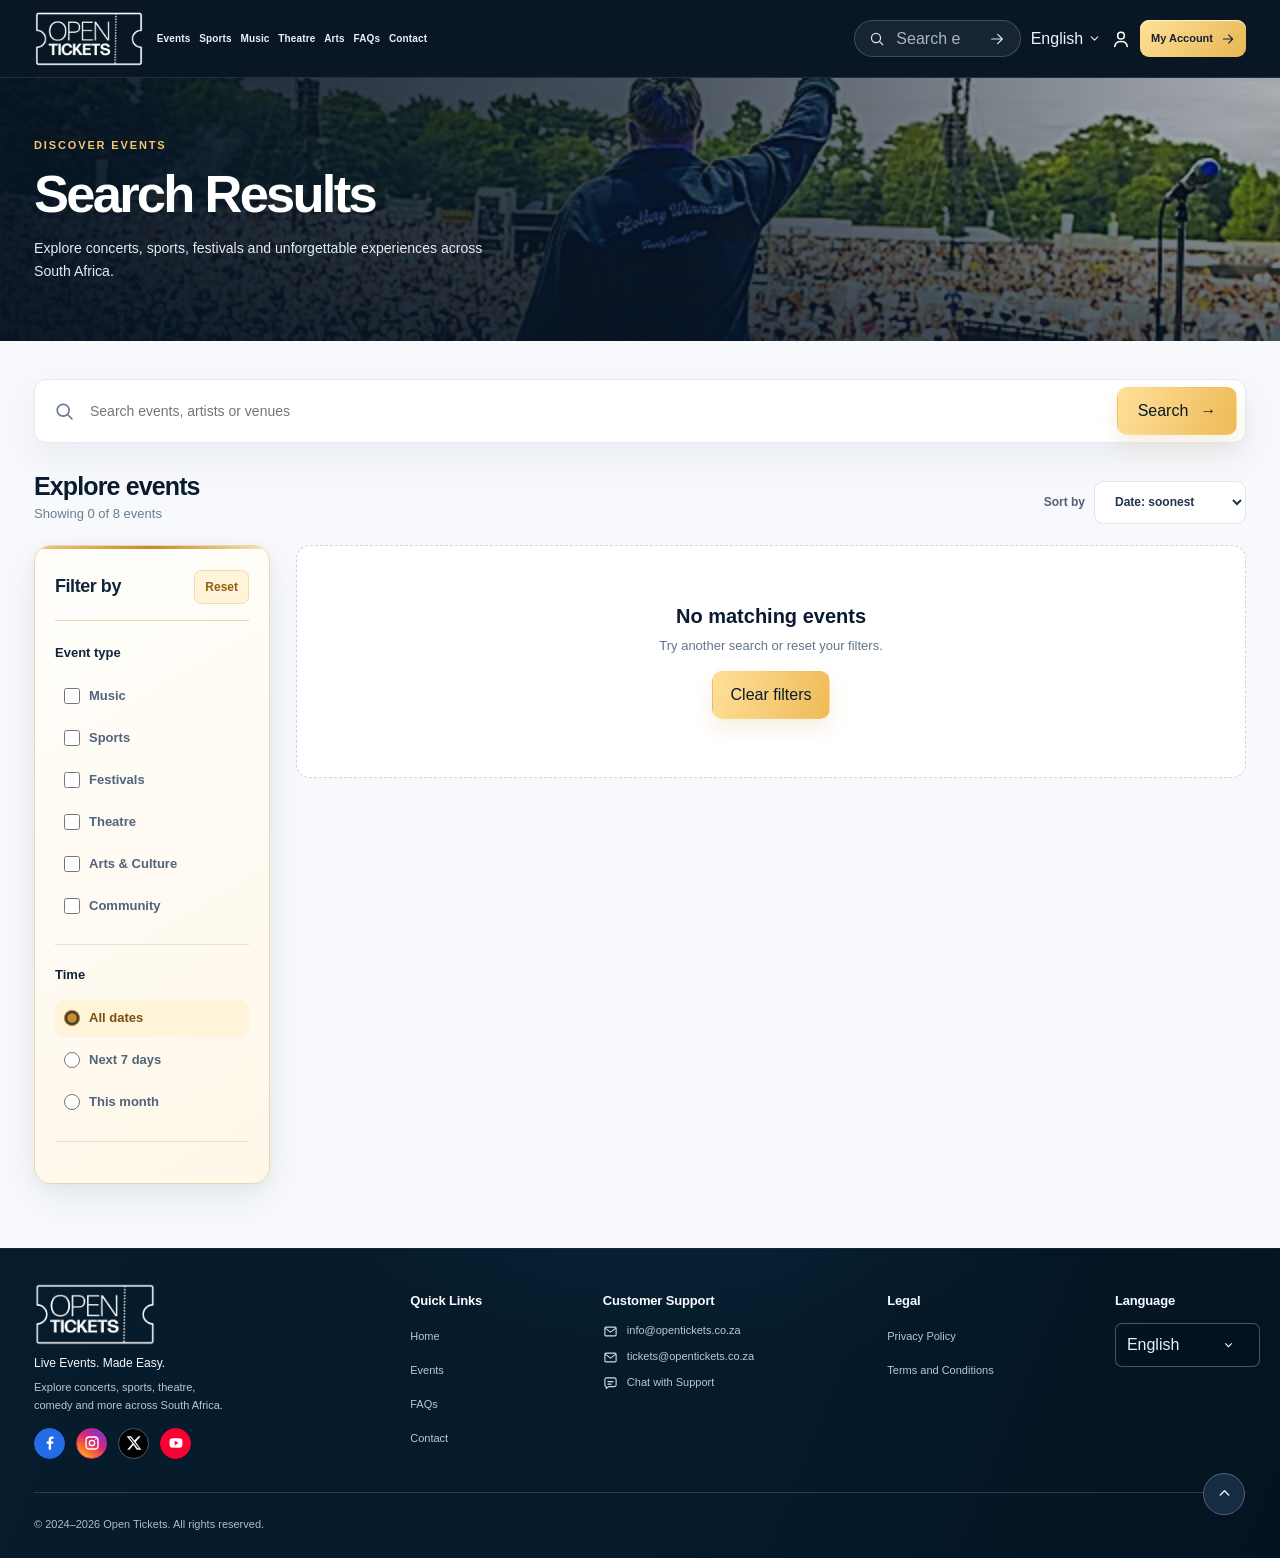
<file: search-results.html>
<!DOCTYPE html>
<html lang="en"><head><meta charset="utf-8"/><meta content="width=device-width, initial-scale=1" name="viewport"/><meta content="#061526" name="theme-color"/><meta content="Find music, sports, arts and festival events on Open Tickets." name="description"/><title>Search Events | Open Tickets</title><link href="assets/images/branding/favicon.png" rel="icon" type="image/png"/><link href="assets/css/bootstrap.min.css" rel="stylesheet"/>
<link href="assets/css/tokens.css" rel="stylesheet"/>
<link href="assets/css/header-hero.css" rel="stylesheet"/>
<link href="assets/css/section01-refinements.css" rel="stylesheet"/>
<link href="assets/css/footer.css" rel="stylesheet"/>
<link href="assets/css/i18n.css" rel="stylesheet"/>
<link href="assets/css/inner-pages.css" rel="stylesheet"/>
<link href="assets/css/v27-luxury-refinement.css" rel="stylesheet"/><link rel="stylesheet" href="assets/css/v28-final.css"></head>
<body class="ot-inner-page ot-search-page"><a class="skip-link" href="#main-content">Skip to main content</a><header class="ot-header" id="siteHeader">
<div class="ot-header__inner container-xxl">
<a aria-label="Open Tickets homepage" class="ot-brand" href="index.html">
<img alt="Open Tickets" decoding="async" height="150" src="assets/images/branding/open-tickets-logo.png" width="286"/>
</a>
<nav aria-label="Main navigation" class="ot-primary-nav">
<a class="ot-primary-nav__link" href="index.html">Events</a>
<a class="ot-primary-nav__link" href="search-results.html?category=sports">Sports</a>
<a class="ot-primary-nav__link" href="search-results.html?category=music">Music</a>
<a class="ot-primary-nav__link" href="search-results.html?category=theatre">Theatre</a>
<a class="ot-primary-nav__link" href="search-results.html?category=arts">Arts</a>
<a class="ot-primary-nav__link" href="faqs.html">FAQs</a>
<a class="ot-primary-nav__link" href="https://opentickets.co.za/support">Contact</a>
</nav>
<div class="ot-header__actions">
<form action="search-results.html" class="ot-header-search" method="get" role="search">
<svg aria-hidden="true" class="ot-icon"><use href="#ot-i-search"></use></svg>
<label class="visually-hidden" for="globalSearch">Search events, artists or venues</label>
<input autocomplete="off" id="globalSearch" name="query" placeholder="Search events, artists, venues…" type="search"/>
<button aria-label="Search events" type="submit"><svg class="ot-icon"><use href="#ot-i-arrow"></use></svg></button>
</form>
<div aria-label="Choose a city in event search" class="ot-header__location">
<svg aria-hidden="true" class="ot-icon"><use href="#ot-i-pin"></use></svg>
<span>South Africa</span>
</div>
<div class="ot-language dropdown">
<button aria-expanded="false" aria-label="Select language" class="ot-language__toggle" data-bs-toggle="dropdown" type="button"><span id="languageLabel">English</span><svg aria-hidden="true" class="ot-icon"><use href="#ot-i-chevron"></use></svg></button>
<ul class="dropdown-menu dropdown-menu-end ot-language__menu">
<li><button class="dropdown-item is-selected" data-lang="en" type="button">English</button></li>
<li><button class="dropdown-item" data-lang="af" type="button">Afrikaans</button></li>
<li><button class="dropdown-item" data-lang="zu" type="button">isiZulu</button></li>
<li><button class="dropdown-item" data-lang="xh" type="button">isiXhosa</button></li>
<li><button class="dropdown-item" data-lang="st" type="button">Sesotho</button></li>
<li><button class="dropdown-item" data-lang="de" type="button">Deutsch</button></li>
<li><button class="dropdown-item" data-lang="fr" type="button">Français</button></li>
<li><button class="dropdown-item" data-lang="es" type="button">Español</button></li>
<li><button class="dropdown-item" data-lang="pt" type="button">Português</button></li>
</ul>
</div>
<a aria-label="My bookings and account" class="ot-account-icon" href="https://opentickets.co.za/login"><svg aria-hidden="true" class="ot-icon"><use href="#ot-i-user"></use></svg></a>
<a class="ot-account-button" href="https://opentickets.co.za/login">My Account <svg aria-hidden="true" class="ot-icon"><use href="#ot-i-arrow"></use></svg></a>
<button aria-controls="mobileMenu" aria-expanded="false" aria-label="Open navigation" class="ot-mobile-toggle" id="mobileMenuToggle" type="button"><svg aria-hidden="true" class="ot-icon"><use href="#ot-i-menu"></use></svg></button>
</div>
</div>
<!-- Mobile navigation, shared by all four local pages. -->
<div class="ot-mobile-menu" hidden="" id="mobileMenu">
<nav aria-label="Mobile navigation" class="ot-mobile-menu__links container">
<a href="index.html">Events</a>
<a aria-current="page" href="search-results.html?category=sports">Sports</a>
<a href="search-results.html?category=music">Music</a>
<a href="search-results.html?category=theatre">Theatre &amp; Arts</a>
<a href="faqs.html">FAQs</a>
<a href="https://opentickets.co.za/support">Contact &amp; Support</a>
<a href="https://opentickets.co.za/login">My Bookings</a>
</nav>
<form action="search-results.html" class="ot-mobile-menu__search container" method="get" role="search">
<label class="visually-hidden" for="mobileSearch">Search events</label>
<input id="mobileSearch" name="query" placeholder="Search events and venues" type="search"/>
<button aria-label="Search" type="submit"><svg class="ot-icon"><use href="#ot-i-search"></use></svg></button>
</form>
</div>
</header>
<main id="main-content"><section class="inner-hero inner-hero--search"><div class="inner-hero__visual"><img alt="" decoding="async" height="672" src="assets/images/categories/festivals.webp" width="1024"/></div><div class="inner-hero__content container-xxl"><p class="inner-eyebrow">DISCOVER EVENTS</p><h1>Search Results</h1><p>Explore concerts, sports, festivals and unforgettable experiences across South Africa.</p></div></section>
<section class="inner-section container-xxl"><form class="inner-results__search" id="resultSearchForm" role="search"><label class="visually-hidden" for="resultSearchInput">Search events or venues</label><svg aria-hidden="true" class="ot-icon"><use href="#ot-i-search"></use></svg><input autocomplete="off" id="resultSearchInput" placeholder="Search events, artists or venues" type="search"/><button class="inner-btn inner-btn--gold" type="submit">Search <span aria-hidden="true">→</span></button></form>
<div class="inner-results__toolbar"><div><h2>Explore events</h2><p aria-live="polite" id="resultCount">Loading events…</p></div><label class="inner-results__sort">Sort by <select id="resultSort"><option value="date">Date: soonest</option><option value="name">Event name: A–Z</option></select></label></div>
<div class="inner-results__mobile-actions"><button aria-controls="resultFilters" aria-expanded="false" class="inner-results__filter-toggle" id="resultFilterToggle" type="button"><span aria-hidden="true">☷</span> <span class="inner-results__filter-toggle-text">Filter &amp; Sort</span><span aria-hidden="true" class="inner-results__filter-toggle-chevron">⌄</span></button></div>
<div class="inner-results__layout"><aside aria-label="Filter search results" class="inner-results__filters" id="resultFilters"><div class="inner-results__filters-heading"><h3>Filter by</h3><button id="resetResultFilters" type="button">Reset</button></div><fieldset><legend>Event type</legend><label><input name="category" type="checkbox" value="music"/> Music</label><label><input name="category" type="checkbox" value="sports"/> Sports</label><label><input name="category" type="checkbox" value="festival"/> Festivals</label><label><input name="category" type="checkbox" value="theatre"/> Theatre</label><label><input name="category" type="checkbox" value="arts"/> Arts &amp; Culture</label><label><input name="category" type="checkbox" value="community"/> Community</label></fieldset><fieldset><legend>Time</legend><label><input checked="" name="when" type="radio" value="all"/> All dates</label><label><input name="when" type="radio" value="week"/> Next 7 days</label><label><input name="when" type="radio" value="month"/> This month</label></fieldset></aside>
<div><div aria-live="polite" class="inner-results__grid" id="resultGrid"></div><div class="inner-results__empty" hidden="" id="resultEmpty"><h3>No matching events</h3><p>Try another search or reset your filters.</p><button class="inner-btn inner-btn--gold" id="clearResultEmpty" type="button">Clear filters</button></div></div></div></section></main><footer aria-label="Open Tickets footer" class="ot-footer" id="siteFooter">
<div class="ot-footer__container container-xxl">
<div class="ot-footer__grid">
<div class="ot-footer__brand">
<a aria-label="Open Tickets home" href="index.html">
<img alt="Open Tickets" class="ot-footer__brand-image" decoding="async" height="150" loading="lazy" src="assets/images/branding/open-tickets-logo.png" width="286">
</img></a>
<p class="ot-footer__tagline">Live Events. Made Easy.</p>
<p class="ot-footer__description">Explore concerts, sports, theatre, comedy and more across South Africa.</p>
<!-- Social artwork only. Never invent social profile links. -->
<div aria-label="Social profiles pending verification" class="ot-footer__socials">
<ul aria-hidden="true" class="ot-footer__social-list">
<li><span class="ot-footer__social-icon ot-social--facebook" title="Facebook profile: pending confirmation"><svg viewbox="0 0 24 24"><path d="M13.6 22v-8.8h3l.5-3.5h-3.5V7.4c0-1.1.3-1.8 1.9-1.8h1.9V2.5c-.3-.1-1.4-.2-2.7-.2-2.8 0-4.7 1.7-4.7 4.8v2.6H7v3.5h3v8.8h3.6Z"></path></svg></span></li>
<li><span class="ot-footer__social-icon ot-social--instagram" title="Instagram profile: pending confirmation"><svg fill="none" viewbox="0 0 24 24"><rect height="18" rx="5" stroke="currentColor" stroke-width="2" width="18" x="3" y="3"></rect><circle cx="12" cy="12" r="4" stroke="currentColor" stroke-width="2"></circle><circle cx="17.7" cy="6.4" fill="currentColor" r="1.2"></circle></svg></span></li>
<li><span class="ot-footer__social-icon ot-social--x" title="X profile: pending confirmation"><svg viewbox="0 0 24 24"><path d="M18.9 2H22l-7.4 8.5L23 22h-6.6l-5.2-7.1L5 22H1.8l8-9.3L1 2h6.8l4.7 6.4L18.9 2Zm-1.2 18h1.8L6.7 3.9H4.8L17.7 20Z"></path></svg></span></li>
<li><span class="ot-footer__social-icon ot-social--youtube" title="YouTube profile: pending confirmation"><svg viewbox="0 0 24 24"><path d="M21.2 7.3a2.8 2.8 0 0 0-2-2C17.5 4.8 12 4.8 12 4.8s-5.5 0-7.2.5a2.8 2.8 0 0 0-2 2C2.3 9 2.3 12 2.3 12s0 3 .5 4.7a2.8 2.8 0 0 0 2 2c1.7.5 7.2.5 7.2.5s5.5 0 7.2-.5a2.8 2.8 0 0 0 2-2c.5-1.7.5-4.7.5-4.7s0-3-.5-4.7ZM10 15.5v-7l6 3.5-6 3.5Z"></path></svg></span></li>
</ul>
<span class="visually-hidden">Official social account links will be added after verification.</span>
</div>
</div>
<nav aria-labelledby="footerQuickLinks" class="ot-footer__col">
<h2 class="ot-footer__heading" id="footerQuickLinks">Quick Links</h2>
<ul class="ot-footer__links">
<li><a href="index.html">Home</a></li>
<li><a href="index.html">Events</a></li>
<li><a href="faqs.html">FAQs</a></li>
<li><a href="https://opentickets.co.za/support">Contact</a></li>
</ul>
</nav>
<div aria-labelledby="footerSupport" class="ot-footer__col ot-footer__support-col">
<h2 class="ot-footer__heading" id="footerSupport">Customer Support</h2>
<ul class="ot-footer__contact-list">
<li><svg aria-hidden="true" class="ot-footer__contact-icon" viewbox="0 0 24 24"><rect height="14" rx="2" width="18" x="3" y="5"></rect><path d="m4 7 8 6 8-6"></path></svg><a href="mailto:info@opentickets.co.za">info@opentickets.co.za</a></li>
<li><svg aria-hidden="true" class="ot-footer__contact-icon" viewbox="0 0 24 24"><rect height="14" rx="2" width="18" x="3" y="5"></rect><path d="m4 7 8 6 8-6"></path></svg><a href="mailto:tickets@opentickets.co.za">tickets@opentickets.co.za</a></li>
<li><svg aria-hidden="true" class="ot-footer__contact-icon" viewbox="0 0 24 24"><path d="M5 17v3l4-3h9a3 3 0 0 0 3-3V6a3 3 0 0 0-3-3H6a3 3 0 0 0-3 3v8a3 3 0 0 0 2 3Z"></path><path d="M8 9h8m-8 4h5"></path></svg><a href="https://opentickets.co.za/support">Chat with Support</a></li>
</ul>
</div>
<nav aria-labelledby="footerLegal" class="ot-footer__col">
<h2 class="ot-footer__heading" id="footerLegal">Legal</h2>
<ul class="ot-footer__links">
<li><a href="https://opentickets.co.za/page/privacy-policy">Privacy Policy</a></li>
<li><a href="https://opentickets.co.za/page/terms-and-conditions">Terms and Conditions</a></li>
</ul>
</nav>
<div aria-labelledby="footerLanguage" class="ot-footer__col ot-footer__language-col">
<h2 class="ot-footer__heading" id="footerLanguage">Language</h2>
<div class="ot-footer__lang">
<label class="visually-hidden" for="footerLanguageSelect">Choose a language on Open Tickets</label>
<select aria-label="Choose a language on Open Tickets" id="footerLanguageSelect" name="language">
<option selected="" value="en">English</option>
<option value="af">Afrikaans</option>
<option value="zu">isiZulu</option>
<option value="xh">isiXhosa</option>
<option value="st">Sesotho</option>
<option value="de">Deutsch</option>
<option value="fr">Français</option>
<option value="es">Español</option>
<option value="pt">Português</option>
</select>
<svg aria-hidden="true" class="ot-footer__lang-chevron" viewbox="0 0 24 24"><path d="m6 9 6 6 6-6"></path></svg>
</div>
</div>
</div>
<div class="ot-footer__bottom">
<p class="ot-footer__copyright">© 2024–2026 Open Tickets. All rights reserved.</p>
<button aria-label="Back to top" class="ot-footer__back-top" id="footerBackToTop" title="Back to top" type="button">
<svg aria-hidden="true" viewbox="0 0 24 24"><path d="m6 14 6-6 6 6"></path></svg>
</button>
</div>
</div>
</footer><svg aria-hidden="true" class="ot-svg-sprite" xmlns="http://www.w3.org/2000/svg"><defs>
<symbol id="ot-i-search" viewbox="0 0 24 24"><circle cx="10.5" cy="10.5" r="6.8"></circle><path d="m16 16 4.6 4.6"></path></symbol>
<symbol id="ot-i-arrow" viewbox="0 0 24 24"><path d="M4 12h16m-7-7 7 7-7 7"></path></symbol>
<symbol id="ot-i-pin" viewbox="0 0 24 24"><path d="M12 22s7-6.7 7-12a7 7 0 0 0-14 0c0 5.3 7 12 7 12Z"></path><circle cx="12" cy="10" r="2.5"></circle></symbol>
<symbol id="ot-i-chevron" viewbox="0 0 24 24"><path d="m6 9 6 6 6-6"></path></symbol>
<symbol id="ot-i-chevron-left" viewbox="0 0 24 24"><path d="m15 5-7 7 7 7"></path></symbol>
<symbol id="ot-i-chevron-right" viewbox="0 0 24 24"><path d="m9 5 7 7-7 7"></path></symbol>
<symbol id="ot-i-user" viewbox="0 0 24 24"><circle cx="12" cy="8" r="4"></circle><path d="M4.5 21c.4-4 3.1-6 7.5-6s7.1 2 7.5 6"></path></symbol>
<symbol id="ot-i-menu" viewbox="0 0 24 24"><path d="M4 7h16M4 12h16M4 17h16"></path></symbol>
<symbol id="ot-i-heart" viewbox="0 0 24 24"><path d="M20.8 8.2c0 4.5-7 9.6-8.8 11-1.8-1.4-8.8-6.5-8.8-11A4.8 4.8 0 0 1 12 5.4a4.8 4.8 0 0 1 8.8 2.8Z"></path></symbol>
<symbol id="ot-i-clock" viewbox="0 0 24 24"><circle cx="12" cy="12" r="9"></circle><path d="M12 7v5l3.5 2"></path></symbol>
<symbol id="ot-i-calendar" viewbox="0 0 24 24"><rect height="16" rx="2" width="18" x="3" y="5"></rect><path d="M7 3v4m10-4v4M3 10h18"></path></symbol>
<!-- Event discovery icons: outlined, matching 24px viewBox and header stroke. -->
<symbol id="ot-i-music" viewbox="0 0 24 24"><path d="M9 18V5l12-2v13"></path><circle cx="6" cy="18" r="3"></circle><circle cx="18" cy="16" r="3"></circle></symbol>
<symbol id="ot-i-football" viewbox="0 0 24 24"><circle cx="12" cy="12" r="9"></circle><path d="m9 9 3-2 3 2-1.1 3.5H10.1L9 9ZM12 7V3m-2 9.5-3 3m6.9-3 3.1 3M7 15.5l-2.7 1m12.7-1 2.7 1M9.2 19l-1 1.2m6.6-1.2 1 1.2"></path></symbol>
<symbol id="ot-i-theatre" viewbox="0 0 24 24"><path d="M3 4h9v8a5 5 0 0 1-4.5 5A5 5 0 0 1 3 12V4Zm9 2h9v6c0 4.5-2.9 8-7 8-2 0-3.7-.8-5-2.2"></path><path d="M5.5 8h.1m4 0h.1M5.5 12c.7 1 2.9 1 3.6 0M15 9h.1m3.5 0h.1m-4 4c.9-.8 3-.8 4 0"></path></symbol>
<symbol id="ot-i-palette" viewbox="0 0 24 24"><path d="M12 3a9 9 0 1 0 0 18h1.2a2.3 2.3 0 0 0 1.7-3.8c-.7-.7-1-1.1-1-1.6 0-.8.6-1.5 1.5-1.5h2.3A3.3 3.3 0 0 0 21 10.8 8.9 8.9 0 0 0 12 3Z"></path><circle cx="7" cy="10" r="1"></circle><circle cx="10" cy="6.8" r="1"></circle><circle cx="15" cy="7.2" r="1"></circle><circle cx="7.5" cy="15" r="1"></circle></symbol>
<symbol id="ot-i-family" viewbox="0 0 24 24"><circle cx="9" cy="7" r="3"></circle><circle cx="18" cy="9" r="2.5"></circle><path d="M3 20v-3.5a6 6 0 0 1 12 0V20H3Zm12 0h6v-3a4.5 4.5 0 0 0-4.7-4.5"></path></symbol>
<symbol id="ot-i-smile" viewbox="0 0 24 24"><circle cx="12" cy="12" r="9"></circle><path d="M8 14.5c1.8 2.8 6.2 2.8 8 0M8.5 9h.01m7 0h.01" stroke-width="2.4"></path></symbol>
<symbol id="ot-i-tent" viewbox="0 0 24 24"><path d="M3 20 11.8 4 21 20H3Zm9-16v16M8.5 20 12 14l3.5 6M4 20H2m20 0h-1"></path></symbol>
<symbol id="ot-i-wine" viewbox="0 0 24 24"><path d="M5 3h14l-1.5 7a5.5 5.5 0 0 1-11 0L5 3Zm7 12v6m-5 0h10M6 9h12"></path></symbol>
<symbol id="ot-i-sliders" viewbox="0 0 24 24"><path d="M4 6h16M4 12h16M4 18h16"></path><circle cx="9" cy="6" fill="#061320" r="2"></circle><circle cx="16" cy="12" fill="#061320" r="2"></circle><circle cx="10" cy="18" fill="#061320" r="2"></circle></symbol>
<symbol id="ot-i-refresh" viewbox="0 0 24 24"><path d="M20 7v5h-5M4 17v-5h5"></path><path d="M5.5 9a8 8 0 0 1 13.8-2L20 12M4 12l.7 4a8 8 0 0 0 13.8-1"></path></symbol>
</defs></svg><script defer="" src="assets/js/bootstrap.bundle.min.js"></script>
<script defer="" src="assets/js/footer.js"></script>
<script defer="" src="assets/js/events-data.js"></script>
<script defer="" src="assets/js/inner-pages.js"></script>
<script defer="" src="assets/js/i18n-data.js"></script>
<script defer="" src="assets/js/i18n-inner.js"></script>
<script defer src="assets/js/i18n-v28.js"></script>
<script defer="" src="assets/js/i18n.js"></script></body></html>
</file>
<file: assets/css/tokens.css>
/* ================================================================
   OPEN TICKETS — DESIGN TOKENS / SECTION 01
   All editable brand values live here. Update once, reuse everywhere.
   Proposed palette (pending client approval), not an extracted brand spec.
================================================================ */
:root {
  --ot-navy-950: #061320;
  --ot-navy-900: #081a2b;
  --ot-navy-850: #0b2033;
  --ot-navy-800: #10283b;
  --ot-white: #fff;
  --ot-cream: #fff6df;
  --ot-gold: #f3c66d;
  --ot-gold-light: #ffdb91;
  --ot-gold-dark: #d99d31;
  --ot-muted: #bfccda;
  --ot-stroke: rgba(255,255,255,.18);
  --ot-shadow: 0 24px 70px rgba(0,0,0,.3);
  --ot-font-body: 'Inter', 'Segoe UI', Arial, sans-serif;
  --ot-font-display: 'Inter', 'Segoe UI', Arial, sans-serif;
  --ot-container: 1370px;
  --ot-header-height: 78px;
  --ot-radius-md: 13px;
  --ot-radius-lg: 20px;
  --ot-motion-fast: 180ms;
  --ot-motion-normal: 350ms;
}
</file>
<file: assets/css/header-hero.css>
/* ================================================================
   OPEN TICKETS / SECTION 01
   A. Global header (sticky + shrink)
   B. Feature carousel hero (desktop / laptop / tablet / mobile)
   C. Motion and accessibility
   No styling of Isotope or checkout components in this file.
================================================================ */

/* ---------- 00 / Global reset and reusable primitives ---------- */
*,*::before,*::after {
  box-sizing:border-box
}

html {
  scroll-behavior:smooth;
  scroll-padding-top:calc(var(--ot-header-height) + 16px)
}

body {
  margin:0;
  background:#f7f9fb;
  color:var(--ot-navy-950);
  font-family:var(--ot-font-body);
  -webkit-font-smoothing:antialiased;
  text-rendering:optimizeLegibility
}

button,input {
  font:inherit
}

button {
  cursor:pointer
}

img {
  max-width:100%
}

a {
  text-decoration:none
}

button:focus-visible,a:focus-visible,input:focus-visible {
  outline:3px solid #ffc966;
  outline-offset:4px
}

.ot-svg-sprite {
  position:absolute;
  inline-size:0;
  block-size:0;
  overflow:hidden
}

.ot-icon {
  display:inline-block;
  width:18px;
  height:18px;
  flex:none;
  fill:none;
  stroke:currentColor;
  stroke-width:1.85;
  stroke-linecap:round;
  stroke-linejoin:round
}

.ot-header__inner.container-xxl,.ot-hero__inner.container-xxl,.ot-next-section.container-xxl {
  max-width:var(--ot-container)
}

.skip-link {
  position:fixed;
  z-index:999;
  top:-90px;
  left:16px;
  padding:12px 18px;
  color:#fff;
  background:#111;
  border-radius:8px
}

.skip-link:focus {
  top:10px
}


/* ---------- 01 / Header: all screen sizes ---------- */
.ot-header {
  position:sticky;
  top:0;
  z-index:50;
  height:var(--ot-header-height);
  background:rgba(5,19,32,.98);
  border-bottom:1px solid rgba(255,255,255,.11);
  color:var(--ot-white);
  transition:height var(--ot-motion-normal),background var(--ot-motion-normal),box-shadow var(--ot-motion-normal);
  -webkit-backdrop-filter:blur(16px);
  backdrop-filter:blur(16px)
}

.ot-header.is-scrolled {
  height:64px;
  background:rgba(5,18,31,.96);
  box-shadow:0 8px 30px rgba(0,0,0,.2)
}

.ot-header__inner {
  height:100%;
  display:flex;
  align-items:center;
  gap:clamp(16px,2.2vw,32px);
  padding-inline:24px
}

.ot-brand {
  display:flex;
  align-items:center;
  flex:none;
  min-width:98px;
  line-height:0
}

.ot-brand img {
  width:100px;
  height:57px;
  object-fit:contain;
  filter:contrast(1.07) brightness(1.1);
  transition:width var(--ot-motion-normal),height var(--ot-motion-normal)
}

.ot-header.is-scrolled .ot-brand img {
  width:86px;
  height:49px
}

.ot-primary-nav {
  display:flex;
  align-items:center;
  gap:clamp(14px,1.65vw,25px);
  white-space:nowrap;
  height:100%
}

.ot-primary-nav__link {
  height:100%;
  display:inline-flex;
  align-items:center;
  position:relative;
  color:#eaf1f7;
  font-size:12px;
  font-weight:620;
  letter-spacing:.015em;
  transition:color .18s
}

.ot-primary-nav__link:hover,.ot-primary-nav__link.is-active {
  color:var(--ot-white)
}

.ot-primary-nav__link.is-active:after,.ot-primary-nav__link:hover:after {
  content:"";
  height:2px;
  bottom:13px;
  position:absolute;
  left:0;
  right:0;
  background:var(--ot-gold);
  border-radius:4px
}

.ot-header__actions {
  display:flex;
  align-items:center;
  gap:clamp(12px,1.2vw,22px);
  margin-left:auto;
  min-width:0
}

.ot-header-search {
  display:flex;
  align-items:center;
  gap:9px;
  width:clamp(175px,17vw,270px);
  height:37px;
  padding:0 11px 0 14px;
  border:1px solid rgba(255,255,255,.19);
  border-radius:100px;
  background:rgba(255,255,255,.06)
}

.ot-header-search>.ot-icon {
  width:16px;
  height:16px;
  color:#dbe3eb
}

.ot-header-search input {
  flex:1;
  min-width:0;
  border:0;
  outline:0;
  background:none;
  color:#fff;
  font-size:11px
}

.ot-header-search input::placeholder {
  color:#a9b5c4;
  opacity:1
}

.ot-header-search button {
  display:grid;
  place-items:center;
  color:#d5e5f0;
  border:0;
  background:none;
  width:23px;
  height:25px;
  padding:0
}

.ot-header-search button .ot-icon {
  width:16px
}

.ot-header__location {
  display:flex;
  align-items:center;
  gap:5px;
  font-size:11px;
  white-space:nowrap;
  color:#e7edf5
}

.ot-header__location>.ot-icon {
  color:var(--ot-gold);
  fill:var(--ot-gold);
  stroke-width:1.5;
  width:15px;
  height:15px
}

.ot-language__toggle {
  display:flex;
  align-items:center;
  gap:5px;
  border:0;
  background:transparent;
  color:#edf3fb;
  font-size:11px;
  white-space:nowrap;
  padding:7px 1px
}

.ot-language__toggle>.ot-icon {
  height:13px;
  width:13px
}

.ot-language__menu {
  background:#10243a;
  min-width:150px;
  padding:8px;
  border:1px solid rgba(255,255,255,.12);
  border-radius:12px;
  box-shadow:var(--ot-shadow)
}

.ot-language__menu .dropdown-item {
  color:#e3edf7;
  font-size:12px;
  border-radius:7px
}

.ot-language__menu .dropdown-item:hover,.ot-language__menu .dropdown-item.is-selected {
  color:#fff;
  background:#29405a
}

.ot-account-icon {
  color:#fff;
  display:grid;
  place-items:center
}

.ot-account-icon>.ot-icon {
  height:20px;
  width:20px
}

.ot-account-button {
  display:inline-flex;
  align-items:center;
  justify-content:center;
  gap:8px;
  flex:none;
  min-width:112px;
  height:37px;
  border-radius:9px;
  padding:0 13px;
  background:linear-gradient(135deg,#ffe298 0%,#e6b653 100%);
  color:#142035;
  font-weight:780;
  font-size:11px;
  transition:filter .2s,transform .2s;
  box-shadow:inset 0 1px 0 #fff3cd
}

.ot-account-button .ot-icon {
  width:14px;
  height:14px
}

.ot-account-button:hover {
  filter:brightness(1.09);
  transform:translateY(-1px);
  color:#142035
}

.ot-mobile-toggle {
  display:none;
  place-items:center;
  border:1px solid var(--ot-stroke);
  border-radius:9px;
  color:#fff;
  width:38px;
  height:38px;
  background:rgba(255,255,255,.04)
}

.ot-mobile-toggle .ot-icon {
  width:21px;
  height:21px
}

.ot-mobile-menu[hidden] {
  display:none!important
}

.ot-mobile-menu {
  position:absolute;
  left:0;
  right:0;
  top:100%;
  padding:16px 0 24px;
  background:rgba(6,19,32,.99);
  border-top:1px solid var(--ot-stroke);
  box-shadow:0 22px 45px rgba(0,0,0,.38)
}

.ot-mobile-menu__links {
  display:grid;
  grid-template-columns:repeat(2,minmax(0,1fr));
  gap:4px 12px
}

.ot-mobile-menu__links a {
  display:block;
  color:#e9f2fc;
  font-weight:650;
  font-size:14px;
  padding:12px 14px;
  border-radius:9px
}

.ot-mobile-menu__links a:hover {
  background:#18334c;
  color:var(--ot-gold)
}

.ot-mobile-menu__search {
  display:flex;
  gap:8px;
  padding-top:14px
}

.ot-mobile-menu__search input {
  min-width:0;
  width:100%;
  padding:13px 16px;
  border:1px solid #4b5c6e;
  border-radius:9px;
  background:#132f46;
  color:#fff
}

.ot-mobile-menu__search button {
  width:50px;
  border:0;
  border-radius:9px;
  background:var(--ot-gold);
  color:#102134
}


/* ---------- 02 / Hero: full-width cinematic background ---------- */
.ot-hero {
  position:relative;
  isolation:isolate;
  overflow:hidden;
  background:#051524;
  color:var(--ot-white);
  min-height:560px
}

.ot-hero__background {
  position:absolute;
  inset:0;
  z-index:-3;
  background-image:url('../images/hero/hero-04-springboks.webp');
  background-position:50% 48%;
  background-size:cover;
  filter:saturate(1.23)
}

.ot-hero__ambient {
  position:absolute;
  inset:0;
  z-index:-2;
  background:linear-gradient(90deg,#041424 0%,rgba(4,19,32,.93) 14%,rgba(4,18,31,.6) 30%,rgba(4,18,31,.02) 55%,rgba(5,17,30,.42) 79%,rgba(4,13,24,.85) 100%),linear-gradient(0deg,rgba(3,13,23,.88) 0%,transparent 37%,rgba(5,16,29,.19) 80%)
}

.ot-hero__inner {
  position:relative;
  display:grid;
  grid-template-columns:minmax(245px,355px) minmax(40px,1fr) minmax(280px,335px) minmax(156px,193px);
  column-gap:15px;
  align-items:center;
  min-height:560px;
  padding:45px 24px 69px
}

.ot-hero__copy {
  grid-column:1;
  z-index:2;
  max-width:362px
}

.ot-eyebrow {
  display:flex;
  align-items:center;
  gap:8px;
  margin:0 0 20px;
  color:var(--ot-gold);
  font-size:11px;
  font-weight:780;
  letter-spacing:.13em;
  white-space:nowrap
}

.ot-eyebrow__mark {
  display:inline-block;
  width:21px;
  height:2px;
  border-radius:2px;
  background:var(--ot-gold)
}

.ot-hero__copy h1 {
  font-family:var(--ot-font-display);
  font-size:clamp(40px,3.8vw,62px);
  line-height:1.065;
  letter-spacing:-.052em;
  font-weight:820;
  margin:0 0 18px;
  text-shadow:0 7px 30px rgba(0,0,0,.3)
}

.ot-hero__copy h1 span {
  color:var(--ot-gold-light)
}

.ot-hero__copy h1 .ot-hero__period {
  color:#fff
}

.ot-hero__description {
  max-width:334px;
  font-weight:400;
  font-size:clamp(14px,1.13vw,16px);
  line-height:1.62;
  color:#e2eaf2;
  margin:0 0 23px;
  text-shadow:0 1px 8px rgba(0,0,0,.4)
}

.ot-button {
  min-height:43px;
  display:inline-flex;
  align-items:center;
  justify-content:center;
  gap:22px;
  padding:10px 21px;
  border:0;
  border-radius:9px;
  font-size:12px;
  font-weight:770;
  white-space:nowrap;
  transition:transform .18s,filter .18s,box-shadow .18s
}

.ot-button--gold {
  color:#081a2e;
  background:linear-gradient(140deg,#ffe6a0 0%,#f4c66c 56%,#e4ab44 100%);
  box-shadow:0 5px 20px rgba(4,4,4,.24),inset 0 1px 0 rgba(255,255,255,.44)
}

.ot-button--gold:hover {
  color:#081a2e;
  filter:brightness(1.08);
  transform:translateY(-2px);
  box-shadow:0 9px 25px rgba(0,0,0,.3)
}

.ot-button .ot-icon {
  width:17px;
  height:17px
}

.ot-hero__mobile-label {
  display:none
}

.ot-hero__scene {
  grid-column:2;
  pointer-events:none;
  min-width:0
}


/* ---------- 03 / Large featured event card ---------- */
.ot-spotlight {
  grid-column:3;
  position:relative;
  isolation:isolate;
  overflow:hidden;
  height:407px;
  border:1px solid rgba(255,255,255,.24);
  border-radius:var(--ot-radius-lg);
  background:#0a1d2f;
  box-shadow:var(--ot-shadow)
}

.ot-spotlight__image {
  position:absolute;
  inset:0;
  width:100%;
  height:100%;
  object-fit:cover;
  object-position:17% 48%;
  transform:scale(1.04);
  filter:saturate(1.04)
}

.ot-spotlight__scrim {
  position:absolute;
  inset:0;
  background:linear-gradient(180deg,rgba(4,18,29,.4) 0%,transparent 29%,rgba(5,14,26,.55) 46%,rgba(2,13,25,.95) 72%,#071a2b 100%),linear-gradient(90deg,rgba(1,12,21,.4),transparent 78%)
}

.ot-spotlight__top {
  position:absolute;
  top:17px;
  left:17px;
  right:17px;
  display:flex;
  align-items:center;
  justify-content:space-between;
  gap:8px
}

.ot-tag {
  display:inline-flex;
  align-items:center;
  border-radius:6px;
  min-height:26px;
  padding:5px 10px;
  background:linear-gradient(135deg,#ffdf8e,#dfad4b);
  color:#152237;
  font-size:10px;
  font-weight:800;
  letter-spacing:.04em
}

.ot-spotlight__index {
  font-size:11px;
  color:#edf4fa;
  letter-spacing:.09em;
  font-weight:700
}

.ot-spotlight__content {
  position:absolute;
  left:20px;
  right:20px;
  bottom:20px
}

.ot-spotlight__category {
  color:var(--ot-gold);
  margin:0 0 5px;
  font-size:10px;
  letter-spacing:.13em;
  font-weight:800
}

.ot-spotlight__content h2 {
  font-size:clamp(24px,2.3vw,34px);
  line-height:1.04;
  font-weight:850;
  letter-spacing:-.04em;
  color:#fff;
  text-transform:uppercase;
  margin:0 0 3px;
  text-shadow:0 3px 12px rgba(0,0,0,.75)
}

.ot-spotlight__subtitle {
  font-size:14px;
  font-weight:750;
  text-transform:uppercase;
  letter-spacing:.01em;
  margin:0 0 17px;
  color:#f6f7f9
}

.ot-spotlight__meta {
  padding-top:12px;
  border-top:1px solid rgba(255,255,255,.23);
  margin-bottom:15px
}

.ot-spotlight__meta p {
  margin:0 0 7px;
  display:flex;
  align-items:start;
  gap:9px;
  font-size:11px;
  line-height:1.42;
  color:#eef3f7
}

.ot-spotlight__meta .ot-icon {
  width:15px;
  height:15px;
  margin-top:1px;
  flex:none;
  color:#f3d69c
}

.ot-spotlight__action {
  min-height:37px;
  padding:8px 16px;
  gap:17px
}


/* ---------- 04 / Adjacent three-event selector ---------- */
.ot-hero__rail {
  grid-column:4;
  display:flex;
  flex-direction:column;
  gap:11px;
  min-width:0
}

.ot-mini-card {
  position:relative;
  isolation:isolate;
  display:flex;
  flex-direction:column;
  justify-content:space-between;
  text-align:left;
  overflow:hidden;
  width:100%;
  min-height:122px;
  padding:10px 11px;
  color:#fff;
  background:#102339;
  border:1px solid rgba(255,255,255,.24);
  border-radius:var(--ot-radius-md);
  transition:transform .2s,border-color .2s,box-shadow .2s
}

.ot-mini-card::after {
  content:"";
  position:absolute;
  z-index:-1;
  inset:0;
  background:linear-gradient(90deg,rgba(3,17,30,.93),rgba(3,14,27,.42) 65%,rgba(3,14,27,.55))
}

.ot-mini-card img {
  position:absolute;
  z-index:-2;
  inset:0;
  width:100%;
  height:100%;
  object-fit:cover;
  object-position:center;
  filter:saturate(1.12)
}

.ot-mini-card:hover,.ot-mini-card:focus-visible {
  transform:translateY(-2px);
  border-color:var(--ot-gold);
  box-shadow:0 8px 20px rgba(0,0,0,.28)
}

.ot-mini-card__date {
  display:inline-flex;
  align-self:flex-start;
  flex-direction:column;
  align-items:center;
  justify-content:center;
  min-width:37px;
  height:39px;
  padding:3px 5px;
  background:rgba(255,255,255,.94);
  border-radius:5px;
  color:#0f2639;
  font-size:16px;
  line-height:1;
  font-weight:900
}

.ot-mini-card__date small {
  font-size:9px;
  letter-spacing:.04em;
  font-weight:780;
  margin-top:2px
}

.ot-mini-card__copy {
  display:flex;
  align-items:flex-end;
  justify-content:space-between;
  gap:5px;
  width:100%
}

.ot-mini-card__copy strong {
  display:block;
  font-size:11px;
  line-height:1.15;
  letter-spacing:-.01em;
  text-transform:uppercase;
  text-shadow:0 2px 7px #000;
  font-weight:850
}

.ot-mini-card__copy small {
  display:block;
  font-size:9px;
  line-height:1.3;
  margin-top:4px;
  color:#d4dee7;
  overflow:hidden;
  display:-webkit-box;
  -webkit-line-clamp:2;
  -webkit-box-orient:vertical
}

.ot-mini-card__arrow {
  display:grid;
  place-items:center;
  border:1px solid var(--ot-gold);
  border-radius:50%;
  width:25px;
  height:25px;
  color:var(--ot-gold);
  flex:none;
  background:rgba(0,0,0,.3)
}

.ot-mini-card__arrow .ot-icon {
  width:13px;
  height:13px
}


/* ---------- 05 / Carousel navigation ---------- */
.ot-carousel-arrow {
  position:absolute;
  top:50%;
  display:grid;
  place-items:center;
  transform:translateY(-50%);
  width:40px;
  height:40px;
  border:1px solid rgba(255,255,255,.24);
  border-radius:50%;
  background:rgba(6,19,32,.64);
  color:#fff;
  z-index:5;
  box-shadow:0 8px 26px rgba(0,0,0,.22);
  transition:background .2s,border-color .2s
}

.ot-carousel-arrow:hover {
  background:rgba(13,36,55,.92);
  border-color:var(--ot-gold)
}

.ot-carousel-arrow .ot-icon {
  width:19px;
  height:19px
}

.ot-carousel-arrow--prev {
  left:2px
}

.ot-carousel-arrow--next {
  left:calc(100% - 570px)
}

.ot-hero__pager {
  position:absolute;
  bottom:34px;
  left:48%;
  display:flex;
  align-items:center;
  gap:10px
}

.ot-hero__pager button {
  height:8px;
  width:8px;
  border:0;
  border-radius:50%;
  background:rgba(255,255,255,.57);
  padding:0;
  transition:width .2s,background .2s,transform .2s
}

.ot-hero__pager button:hover {
  background:var(--ot-gold)
}

.ot-hero__pager button.is-active {
  width:24px;
  border-radius:100px;
  background:var(--ot-gold)
}

.ot-hero__bottom-line {
  position:absolute;
  inset:auto 0 0;
  height:3px;
  background:linear-gradient(90deg,transparent 12%,#cfa45e 43%,#fff0bb 48%,#9d7340 53%,transparent 85%);
  opacity:.5
}

.ot-next-section {
  display:flex;
  justify-content:space-between;
  gap:20px;
  padding:21px 24px 45px;
  color:#8993a4;
  font-size:10px;
  font-weight:750;
  letter-spacing:.17em
}


/* ---------- 06 / Laptop and smaller desktops ---------- */
@media (max-width:1399.98px) {
    .ot-header__inner,.ot-hero__inner {
    padding-inline:28px
  }
    .ot-header__location {
    display:none
  }
    .ot-hero__inner {
    grid-template-columns:minmax(260px,315px) minmax(12px,1fr) minmax(265px,315px) minmax(148px,176px);
    column-gap:12px
  }
    .ot-spotlight {
    height:395px
  }
    .ot-hero__copy h1 {
    font-size:clamp(38px,4vw,57px)
  }
    .ot-mini-card {
    min-height:117px
  }
    .ot-carousel-arrow--next {
    left:calc(100% - 515px)
  }
}

@media (max-width:1199.98px) {
    .ot-primary-nav {
    gap:13px
  }
    .ot-primary-nav__link {
    font-size:11px
  }
    .ot-brand {
    min-width:75px
  }
    .ot-brand img {
    width:84px
  }
    .ot-header-search {
    width:175px
  }
    .ot-header__actions {
    gap:9px
  }
    .ot-account-button {
    min-width:98px;
    padding-inline:10px
  }
    .ot-hero__inner {
    grid-template-columns:minmax(240px,285px) minmax(4px,1fr) minmax(260px,290px) minmax(139px,155px)
  }
    .ot-hero__description {
    font-size:14px
  }
}


/* ---------- 07 / Tablet ---------- */
@media (max-width:991.98px) {
    .ot-header {
    height:70px
  }
    .ot-primary-nav,.ot-header-search,.ot-account-button {
    display:none
  }
    .ot-mobile-toggle {
    display:grid
  }
    .ot-header__inner {
    padding-inline:24px
  }
    .ot-brand img {
    width:94px
  }
    .ot-header__actions {
    gap:19px
  }
    .ot-hero {
    min-height:0
  }
    .ot-hero__background {
    background-position:center center
  }
    .ot-hero__ambient {
    background:linear-gradient(90deg,rgba(2,13,25,.96),rgba(4,15,27,.65) 57%,rgba(2,13,25,.6)),linear-gradient(0deg,#061523 0%,transparent 60%)
  }
    .ot-hero__inner {
    min-height:0;
    grid-template-columns:minmax(0,1fr) minmax(290px,340px);
    gap:24px;
    padding:46px 28px 83px
  }
    .ot-hero__copy {
    grid-column:1
  }
    .ot-hero__scene {
    display:none
  }
    .ot-spotlight {
    grid-column:2;
    height:420px
  }
    .ot-hero__rail {
    grid-column:1/-1;
    display:grid;
    grid-template-columns:repeat(3,minmax(0,1fr));
    gap:12px;
    margin-top:0
  }
    .ot-mini-card {
    min-height:116px
  }
    .ot-hero__copy h1 {
    font-size:clamp(40px,5.3vw,55px)
  }
    .ot-carousel-arrow--prev {
    left:7px;
    top:32%
  }
    .ot-carousel-arrow--next {
    left:auto;
    right:7px;
    top:32%
  }
    .ot-hero__pager {
    bottom:37px;
    left:50%;
    transform:translateX(-50%)
  }
}


/* ---------- 08 / Large phone / small tablet ---------- */
@media (max-width:767.98px) {
    .ot-header__inner {
    padding-inline:18px
  }
    .ot-language {
    display:none
  }
    .ot-hero__inner {
    grid-template-columns:1fr;
    gap:22px;
    padding:45px 18px 75px
  }
    .ot-hero__copy {
    grid-column:1;
    max-width:530px
  }
    .ot-eyebrow {
    font-size:10px;
    margin-bottom:15px
  }
    .ot-hero__copy h1 {
    font-size:clamp(42px,8.5vw,64px);
    margin-bottom:14px
  }
    .ot-hero__description {
    max-width:480px
  }
    .ot-hero__mobile-label {
    display:block;
    margin-top:19px;
    font-size:10px;
    letter-spacing:.13em;
    color:#b8c8d6;
    font-weight:750
  }
    .ot-spotlight {
    grid-column:1;
    width:100%;
    height:385px
  }
    .ot-spotlight__image {
    object-position:15% 44%
  }
    .ot-hero__rail {
    grid-column:1;
    grid-template-columns:repeat(3,minmax(0,1fr));
    gap:9px
  }
    .ot-mini-card {
    min-height:118px
  }
    .ot-mini-card__copy strong {
    font-size:10px
  }
    .ot-carousel-arrow--prev {
    top:285px;
    left:9px
  }
    .ot-carousel-arrow--next {
    top:285px;
    right:9px
  }
    .ot-hero__pager {
    bottom:33px
  }
}


/* ---------- 09 / Compact phones ---------- */
@media (max-width:575.98px) {
    .ot-header {
    height:64px
  }
    .ot-header.is-scrolled {
    height:58px
  }
    .ot-header__inner {
    padding-inline:14px;
    gap:8px
  }
    .ot-brand {
    min-width:0
  }
    .ot-brand img {
    width:77px;
    height:50px
  }
    .ot-header.is-scrolled .ot-brand img {
    width:73px;
    height:42px
  }
    .ot-account-icon .ot-icon {
    width:19px
  }
    .ot-header__actions {
    gap:11px
  }
    .ot-mobile-toggle {
    width:36px;
    height:36px
  }
    .ot-hero__inner {
    padding:40px 16px 70px;
    gap:19px
  }
    .ot-hero__copy h1 {
    font-size:clamp(39px,10.8vw,54px);
    line-height:1.06
  }
    .ot-hero__copy h1 br {
    display:block
  }
    .ot-hero__description {
    font-size:13.5px;
    line-height:1.55
  }
    .ot-eyebrow {
    font-size:9.2px;
    white-space:normal;
    letter-spacing:.09em
  }
    .ot-button {
    min-height:43px
  }
    .ot-spotlight {
    height:402px;
    border-radius:16px
  }
    .ot-spotlight__content {
    left:17px;
    right:17px;
    bottom:16px
  }
    .ot-spotlight__content h2 {
    font-size:28px
  }
    .ot-spotlight__subtitle {
    font-size:13px
  }
    .ot-hero__rail {
    grid-template-columns:1fr;
    gap:9px
  }
    .ot-mini-card {
    min-height:85px;
    display:flex;
    flex-direction:row;
    align-items:center;
    padding:10px 12px;
    gap:14px
  }
    .ot-mini-card::after {
    background:linear-gradient(90deg,rgba(5,20,34,.91),rgba(5,20,34,.67))
  }
    .ot-mini-card__date {
    flex:none;
    min-width:44px;
    height:44px
  }
    .ot-mini-card__copy {
    flex:1;
    align-items:center
  }
    .ot-mini-card__copy strong {
    font-size:12px
  }
    .ot-mini-card__copy small {
    font-size:10px
  }
    .ot-carousel-arrow {
    width:34px;
    height:34px;
    top:264px
  }
    .ot-carousel-arrow--prev {
    left:8px
  }
    .ot-carousel-arrow--next {
    right:8px
  }
    .ot-next-section {
    padding-inline:18px;
    font-size:9px;
    line-height:1.5;
    letter-spacing:.09em
  }
}


/* ---------- 10 / Low motion, touch and high contrast ---------- */
@media (hover:none) {
  .ot-mini-card:hover,.ot-button:hover,.ot-account-button:hover {
    transform:none
  }
}

@media (prefers-reduced-motion:reduce) {
  html {
    scroll-behavior:auto
  }
  *,*::before,*::after {
    transition-duration:.01ms!important;
    animation-duration:.01ms!important;
    animation-iteration-count:1!important
  }
}

@media (forced-colors:active) {
  .ot-button--gold,.ot-tag {
    forced-color-adjust:auto;
    border:1px solid ButtonText
  }
  .ot-hero__pager button {
    border:1px solid ButtonText
  }
}


/* Section 01 visual QA refinement: keep carousel controls away from text/cards. */
.ot-carousel-arrow {
  top:auto;
  bottom:20px;
  transform:none;
  width:32px;
  height:32px
}

.ot-carousel-arrow--prev {
  left:calc(48% - 58px)
}

.ot-carousel-arrow--next {
  left:calc(48% + 110px);
  right:auto
}

.ot-spotlight__image {
  object-position:0% 48%
}

@media(max-width:991.98px) {
    .ot-carousel-arrow {
    top:auto;
    bottom:23px
  }
    .ot-carousel-arrow--prev {
    left:calc(50% - 90px)
  }
    .ot-carousel-arrow--next {
    left:calc(50% + 65px);
    right:auto
  }
}

@media(max-width:767.98px) {
    .ot-carousel-arrow {
    top:auto;
    bottom:24px
  }
    .ot-carousel-arrow--prev {
    left:calc(50% - 90px)
  }
    .ot-carousel-arrow--next {
    left:calc(50% + 65px);
    right:auto
  }
}
</file>
<file: assets/css/section01-refinements.css>
/* ===========================================================================
   OPEN TICKETS — SECTION 01 / V2 VISUAL REFINEMENT
   Scope: original user-supplied logo, five unique cinematic backgrounds,
   sharp uncropped banner display, right-aligned event selector, WCAG motion.
   This layer contains design adjustments only. No Isotope/booking CSS touched.
=========================================================================== */

/* 01 / Logo: use the supplied transparent PNG at its natural aspect ratio. */
.ot-brand {
  min-width: 106px;
  height: 100%;
  overflow: visible;
}
.ot-brand img {
  display: block;
  width: 110px;
  height: auto;
  max-height: 65px;
  object-fit: contain;
  object-position: center;
  filter: none;
}
.ot-header.is-scrolled .ot-brand img {
  width: 97px;
  height: auto;
  max-height: 52px;
}

/* 02 / Five independent full-bleed backgrounds: crossfade + subtle camera drift.
   A strong dark gradient keeps header, hero copy and card text legible. */
.ot-hero__backgrounds {
  position: absolute;
  z-index: -3;
  inset: 0;
  overflow: hidden;
  pointer-events: none;
  background: #071729;
}
.ot-hero__background {
  position: absolute;
  inset: -3%;
  opacity: 0;
  background-image: var(--scene);
  background-position: center;
  background-repeat: no-repeat;
  background-size: cover;
  transform: scale(1.04);
  transition: opacity 1.25s cubic-bezier(.25,.75,.25,1), transform 9s linear;
  will-change: opacity, transform;
}
.ot-hero__background.is-active {
  opacity: 1;
  transform: scale(1.12);
}
.ot-hero__ambient {
  background:
    linear-gradient(90deg,rgba(3,16,29,.96) 0%,rgba(4,17,30,.88) 18%,rgba(5,18,32,.29) 43%,rgba(4,13,26,.24) 66%,rgba(3,13,25,.76) 100%),
    linear-gradient(0deg,rgba(3,11,22,.94) 0%,transparent 35%,rgba(4,17,31,.08) 74%);
}

/* 03 / Keep copy in the familiar column, while shifting spotlight + rail
   right by using the canvas all the way to a narrow right-side gutter. */
@media (min-width: 1400px) {
  .ot-hero__inner.container-xxl {
    max-width: none;
    padding-left: max(26px,calc((100vw - var(--ot-container)) / 2 + 24px));
    padding-right: clamp(18px,2.0vw,34px);
    grid-template-columns: minmax(300px,365px) minmax(40px,1fr) minmax(320px,385px) minmax(175px,224px);
    column-gap: 16px;
  }
  .ot-spotlight {height: 432px;}
  .ot-hero__rail {gap: 13px;}
  .ot-mini-card {min-height: 129px;}
}

/* 04 / Event art: preserve its complete horizontal promotional composition.
   Poster text stays legible instead of being stretched into a portrait crop. */
.ot-spotlight {
  background: #071829;
  border-color: rgba(255,255,255,.28);
}
.ot-spotlight__visual {
  position: absolute;
  top: 0;
  left: 0;
  right: 0;
  height: 56%;
  display: grid;
  place-items: center;
  isolation: isolate;
  overflow: hidden;
  background: #162335;
}
.ot-spotlight__visual::before {
  content: '';
  position: absolute;
  z-index: -1;
  inset: -12px;
  background-image: var(--poster);
  background-size: cover;
  background-position: center;
  filter: blur(11px) brightness(.65);
}
.ot-spotlight__image {
  position: relative;
  inset: auto;
  width: 100%;
  height: auto;
  max-height: 100%;
  object-fit: contain;
  object-position: center;
  transform: none;
  filter: none;
}
.ot-spotlight__scrim {
  pointer-events: none;
  background: linear-gradient(180deg,
    rgba(6,17,30,.38) 0%,
    rgba(6,17,30,.02) 28%,
    rgba(6,17,30,.3) 46%,
    rgba(5,17,29,.97) 58%,
    #071829 72%);
}
.ot-spotlight__content {
  z-index: 2;
  bottom: 19px;
}
.ot-spotlight__content h2 {font-size: clamp(23px,2.2vw,31px);}
.ot-spotlight__subtitle {margin-bottom: 13px;}
.ot-spotlight__meta {margin-bottom: 12px; padding-top: 9px;}
.ot-spotlight__meta p {margin-bottom: 4px;}
.ot-spotlight__top {z-index: 3;}

/* Rail: bring the banner artwork to the front, lower the dark mask and avoid
   doubling/blur effects from scaling the source beyond its useful detail. */
.ot-hero__rail {align-self: center;}
.ot-mini-card {
  border-color: rgba(255,255,255,.3);
  background: #0d2032;
}
.ot-mini-card img {
  object-fit: cover;
  object-position: center;
  filter: saturate(1.03);
  image-rendering: auto;
}
.ot-mini-card::after {
  background: linear-gradient(0deg,rgba(3,15,27,.95) 0%,rgba(4,15,27,.54) 37%,rgba(3,16,30,.06) 100%);
}
.ot-mini-card__copy strong {font-size: 11px; line-height: 1.2;}
.ot-mini-card__date {box-shadow: 0 3px 12px rgba(0,0,0,.32);}

/* 05 / Controls at the lower center with an explicit motion pause option. */
.ot-carousel-arrow {
  z-index: 10;
  top: auto;
  bottom: 22px;
  width: 34px;
  height: 34px;
  transform: none;
}
.ot-carousel-arrow--prev {left: calc(50% - 93px);}
.ot-carousel-arrow--next {left: calc(50% + 70px);right:auto;}
.ot-hero__pager {left: 50%;bottom: 35px;transform:translateX(-50%);}
.ot-autoplay {
  position: absolute;
  right: 25px;
  bottom: 20px;
  z-index: 8;
  padding: 7px 10px;
  font-size: 10px;
  color: #d8e4ed;
  border: 1px solid rgba(255,255,255,.25);
  border-radius: 7px;
  background: rgba(6,20,33,.78);
}
.ot-autoplay:hover {background: rgba(18,43,66,.93);color:#fff;}

/* 06 / Responsive grid: maintain spacious balance until tablet stacking. */
@media (min-width: 1200px) and (max-width:1399.98px) {
  .ot-hero__inner {
    grid-template-columns: minmax(275px,315px) minmax(20px,1fr) minmax(300px,345px) minmax(160px,195px);
    column-gap: 12px;
  }
}
@media (min-width: 992px) and (max-width:1199.98px) {
  .ot-brand {min-width:85px;}
  .ot-brand img {width:90px;}
  .ot-hero__inner {
    grid-template-columns: minmax(225px,265px) minmax(12px,1fr) minmax(263px,290px) minmax(135px,160px);
    column-gap: 12px;
  }
  .ot-hero__copy h1 {font-size:clamp(37px,4.3vw,53px);}
}
@media (max-width:991.98px) {
  .ot-brand {min-width:100px;}
  .ot-brand img {width:102px;max-height:60px;}
  .ot-hero__inner {max-width:100%;}
  .ot-spotlight {height:414px;}
  .ot-spotlight__visual {height:54%;}
  .ot-mini-card {min-height:112px;}
  .ot-carousel-arrow--prev {left:calc(50% - 90px);}
  .ot-carousel-arrow--next {left:calc(50% + 65px);right:auto;}
  .ot-autoplay {right:15px;bottom:22px;}
}
@media (max-width:767.98px) {
  .ot-spotlight__visual {height:52%;}
  .ot-spotlight__image {object-fit:contain;}
  .ot-spotlight__content h2 {font-size:27px;}
  .ot-hero__ambient {
    background: linear-gradient(90deg,rgba(4,15,29,.95),rgba(4,15,29,.55)),
                linear-gradient(0deg,rgba(3,13,25,.8),transparent 70%);
  }
  .ot-autoplay {bottom:22px;right:12px;}
}
@media (max-width:575.98px) {
  .ot-brand {min-width:82px;}
  .ot-brand img {width:83px;height:auto;max-height:48px;}
  .ot-header.is-scrolled .ot-brand img {width:79px;max-height:44px;}
  .ot-hero__inner {padding-bottom:85px;}
  .ot-spotlight {height:384px;}
  .ot-spotlight__visual {height:50%;}
  .ot-spotlight__content {bottom:13px;}
  .ot-spotlight__subtitle {margin-bottom:9px;}
  .ot-spotlight__meta {margin-bottom:9px;}
  .ot-carousel-arrow--prev {left:calc(50% - 90px);}
  .ot-carousel-arrow--next {left:calc(50% + 63px);right:auto;}
  .ot-hero__pager {bottom:45px;}
  .ot-carousel-arrow {bottom:33px;}
  .ot-autoplay {bottom:6px;right:50%;transform:translateX(50%);}
}

/* 07 / Motion accessibility and rendering budget. */
@media (prefers-reduced-motion:reduce) {
  .ot-hero__background {transition:none;transform:none!important;will-change:auto;}
}
</file>
<file: assets/css/footer.css>
/* ============================================================================
   SECTION 09 — GLOBAL FOOTER / OPEN TICKETS
   Refined footer based on the supplied screenshot. Components use the `ot-footer`
   namespace, so all Sections 01–08 remain visually and functionally untouched.
   Retheme using CSS custom properties below (global fallbacks in tokens.css).
   No icon fonts, trackers, CDN fonts or other JS frameworks are necessary.
============================================================================ */
.ot-footer {
  --footer-bg: #061b2b;
  --footer-deep: #041320;
  --footer-text: #f8fbff;
  --footer-muted: #b9c8d7;
  --footer-line: rgba(204,221,233,.18);
  --footer-gold: var(--ot-gold, #f3c66d);
  --footer-social: #ffffff;
  position: relative;
  isolation: isolate;
  overflow: hidden;
  background: linear-gradient(112deg, var(--footer-bg) 0%, #051a2a 55%, var(--footer-deep) 100%);
  color: var(--footer-text);
  font-family: var(--ot-font-body, 'Inter', 'Segoe UI', sans-serif);
  border-top: 1px solid rgba(255,255,255,.06);
}
.ot-footer::before {
  content: '';
  position: absolute;
  width: min(80vw, 780px);
  height: 360px;
  top: -230px;
  left: 22%;
  background: radial-gradient(ellipse, rgba(15,60,89,.26), transparent 68%);
  pointer-events: none;
  z-index: -1;
}
.ot-footer__container.container-xxl {
  max-width: var(--ot-container, 1370px);
  padding: clamp(30px,3.35vw,48px) clamp(20px,2.65vw,38px) 0;
}
.ot-footer__grid {
  display: grid;
  grid-template-columns: minmax(0,1.54fr) minmax(0,.7fr) minmax(0,1.12fr) minmax(0,.86fr) minmax(0,.6fr);
  gap: clamp(22px,3.1vw,48px);
  align-items: start;
  padding-bottom: clamp(25px,2.6vw,35px);
}
.ot-footer__brand { max-width: 310px; min-width: 0; }
.ot-footer__brand-image {
  display: block;
  width: clamp(100px,9.5vw,130px);
  height: auto;
  aspect-ratio: 286/150;
  object-fit: contain;
  object-position: left center;
  margin-top: -10px;
  margin-bottom: 8px;
}
.ot-footer__tagline {
  color: #f4f8fc;
  font-size: clamp(12px,.91vw,14px);
  line-height: 1.6;
  margin: 0 0 6px;
  font-weight: 500;
}
.ot-footer__description {
  font-size: clamp(11px,.82vw,13px);
  line-height: 1.63;
  color: var(--footer-muted);
  margin: 0 0 13px;
  max-width: 32ch;
}
.ot-footer__heading {
  color: var(--footer-text);
  font-size: clamp(13px,.98vw,15px);
  line-height: 1.4;
  font-weight: 750;
  letter-spacing: -.012em;
  margin: 0 0 13px;
}
.ot-footer__links,
.ot-footer__contact-list {
  margin: 0;
  padding: 0;
  list-style: none;
  display: flex;
  flex-direction: column;
  gap: 10px;
}
.ot-footer__links a,
.ot-footer__contact-list a,
.ot-footer__contact-list span {
  color: var(--footer-muted);
  font-size: clamp(11px,.84vw,13px);
  line-height: 1.45;
  overflow-wrap: anywhere;
}
.ot-footer__links a,
.ot-footer__contact-list a { transition: color 180ms ease; }
.ot-footer__links a:hover,
.ot-footer__contact-list a:hover,
.ot-footer__links a:focus-visible,
.ot-footer__contact-list a:focus-visible { color: var(--footer-gold); }
.ot-footer__contact-list li { display: flex; gap: 9px; align-items: flex-start; min-width: 0; }
.ot-footer__contact-icon {
  flex: 0 0 15px;
  width: 15px;
  height: 15px;
  fill: none;
  stroke: currentColor;
  color: #d1dae6;
  stroke-width: 1.8;
  stroke-linecap: round;
  stroke-linejoin: round;
  margin-top: 1px;
}
.ot-footer__social-list { display: flex; gap: 11px; align-items: center; flex-wrap: wrap; padding:0; margin: 0; list-style:none; }
.ot-footer__social-icon {
  width: 31px;
  height: 31px;
  border-radius: 50%;
  background: #19314a;
  display: grid;
  place-items: center;
  color: var(--footer-social);
  border: 1px solid rgba(255,255,255,.18);
}
.ot-footer__social-icon svg { display:block; width: 16px; height: 16px; fill: currentColor; }
.ot-footer__social-list > li:first-child .ot-footer__social-icon { background: #236ce5; border-color: #236ce5; }
.ot-footer__social-list > li:nth-child(2) svg { fill: none; }
/* Unverified external profiles are rendered as purely visual icons, NOT misleading links.
   Replace spans with anchors only after the client confirms official destinations. */
.ot-footer__social-note { font-size: 11px; color: #aebed0; margin: 8px 0 0; }
.ot-footer__lang { position: relative; width: min(100%, 150px); }
.ot-footer__lang select {
  width: 100%;
  min-height: 39px;
  appearance: none;
  -webkit-appearance: none;
  background: rgba(3,19,31,.58);
  border: 1px solid rgba(255,255,255,.28);
  border-radius: 7px;
  color: #e9f0f8;
  font-size: 12px;
  padding: 9px 32px 9px 11px;
  cursor: pointer;
}
.ot-footer__lang select option { color: #0b1e2e; background: white; }
.ot-footer__lang .ot-footer__lang-chevron {
  position: absolute;
  pointer-events: none;
  width: 13px;
  height: 13px;
  right: 11px;
  top: 50%;
  transform: translateY(-50%);
  fill: none;
  stroke: currentColor;
  stroke-width: 2;
}
.ot-footer__bottom {
  min-height: 66px;
  padding: 17px 68px 19px 0;
  display: flex;
  align-items: center;
  border-top: 1px solid var(--footer-line);
  position: relative;
}
.ot-footer__copyright {
  margin: 0;
  font-size: clamp(11px,.8vw,12px);
  line-height: 1.55;
  color: #aabccf;
}
.ot-footer__back-top {
  position: absolute;
  right: 1px;
  top: -20px;
  width: 42px;
  height: 42px;
  border-radius: 50%;
  color: #e5eef8;
  background: #152c43;
  border: 1px solid rgba(255,255,255,.24);
  display: grid;
  place-items: center;
  transition: transform 180ms ease, background 180ms ease, border-color 180ms ease;
}
.ot-footer__back-top:hover,
.ot-footer__back-top:focus-visible {
  background: #25445f;
  border-color: var(--footer-gold);
  transform: translateY(-3px);
}
.ot-footer__back-top svg {
  width: 17px;
  height: 17px;
  fill: none;
  stroke: currentColor;
  stroke-width: 2;
  stroke-linecap: round;
  stroke-linejoin: round;
}
@media (max-width: 1199.98px) {
  .ot-footer__grid { grid-template-columns: 1.5fr .75fr 1.18fr .75fr; gap: 26px 33px; }
  .ot-footer__language-col { grid-column: 4; }
  .ot-footer__brand-image { margin-bottom: 8px; }
}
@media (max-width: 991.98px) {
  .ot-footer__grid { grid-template-columns: repeat(3,minmax(0,1fr)); gap: 29px 31px; }
  .ot-footer__brand { grid-column: 1 / -1; max-width: 430px; }
  .ot-footer__language-col { grid-column: auto; }
}
@media (max-width: 575.98px) {
  .ot-footer__container.container-xxl { padding: 33px 22px 0; }
  .ot-footer__grid { grid-template-columns: repeat(2,minmax(0,1fr)); gap: 26px 18px; padding-bottom: 30px; }
  .ot-footer__brand { grid-column: 1 / -1; max-width: none; }
  .ot-footer__description { max-width: 34ch; font-size: 13px; }
  .ot-footer__social-icon { width: 36px; height: 36px; }
  .ot-footer__support-col { grid-column: 1 / -1; }
  .ot-footer__language-col { grid-column: 2; }
  .ot-footer__heading { font-size: 14px; }
  .ot-footer__links a, .ot-footer__contact-list a, .ot-footer__contact-list span { font-size: 12px; }
  .ot-footer__bottom { padding-right: 56px; min-height: 74px; }
}
@media (max-width: 359.98px) {
  .ot-footer__container.container-xxl { padding-left: 17px; padding-right: 17px; }
  .ot-footer__grid { column-gap: 13px; }
  .ot-footer__lang { min-width: 0; }
}
@media (prefers-reduced-motion: reduce) {
  .ot-footer__back-top, .ot-footer__links a, .ot-footer__contact-list a { transition: none; }
}

/* V20 | Recognisable platform brand colours; social profile links stay unlinked pending client URLs. */
.ot-footer__social-list .ot-social--facebook { background:#1877f2; border-color:#1877f2; color:#fff; }
.ot-footer__social-list .ot-social--instagram { background:linear-gradient(35deg,#feda75 0%,#fa7e1e 25%,#d62976 55%,#962fbf 80%,#4f5bd5 100%); border-color:#d62976; color:#fff; }
.ot-footer__social-list .ot-social--x { background:#000; border-color:#4c5767; color:#fff; }
.ot-footer__social-list .ot-social--youtube { background:#ff0033; border-color:#ff0033; color:#fff; }
</file>
<file: assets/css/i18n.css>
/* V21 — language dropdown and multi-line locale text resilience */
.ot-language__menu {max-height:min(70vh,440px);overflow-y:auto;overscroll-behavior:contain;}
.ot-category-card__label,.ot-upcoming-card h3,.ot-benefits__title {overflow-wrap:break-word;}
.ot-hero__copy h1,.ot-live__title {text-wrap:balance;}
.ot-footer__language-col select{min-width:145px;max-width:100%;}
.ot-discovery__category {flex:0 0 auto;}
.ot-upcoming-card__cta,.ot-event-card__cta{white-space:normal;text-align:center;}
@media(max-width:767px){.ot-live__title{max-width:100%;overflow-wrap:break-word;}.ot-footer__language-col select{min-width:0;width:100%;}}
/* Longer translated menu labels need additional room on laptops. */
@media (min-width:992px) and (max-width:1499.98px){
  .ot-header__inner{gap:clamp(8px,1vw,15px);padding-inline:clamp(13px,1.6vw,24px)}
  .ot-header__location{display:none}
  .ot-primary-nav{gap:clamp(7px,.68vw,11px)}
  .ot-primary-nav__link{font-size:clamp(10px,.76vw,11px)}
  .ot-header-search{width:clamp(140px,13vw,175px);flex-shrink:1}
  .ot-header__actions{gap:clamp(6px,.7vw,10px)}
  .ot-account-button{min-width:0;padding-inline:11px}
}
@media (min-width:992px) and (max-width:1249.98px){
  .ot-primary-nav,.ot-header-search,.ot-account-button{display:none!important}
  .ot-mobile-toggle{display:grid!important}
  .ot-header__actions{margin-left:auto}
}
/* Long category/heading translations wrap naturally instead of widening the page. */
.ot-upcoming__title-group{min-width:0;flex:1 1 auto;}
.ot-upcoming__title-group h2{min-width:0;overflow-wrap:break-word;}
.ot-upcoming__rule{flex:0 0 clamp(20px,2vw,36px);}
@media (max-width:599.98px){
 .ot-upcoming__title-group h2{font-size:clamp(19px,6vw,24px);}
 .ot-upcoming__toolbar{min-width:0;}
}
@media (min-width:992px) and (max-width:1199.98px){
 .ot-discovery__submit{white-space:normal;text-align:center;min-width:0;gap:4px;padding-inline:7px;font-size:11px;line-height:1.2;}
 .ot-discovery__submit .ot-icon{flex:0 0 16px;}
}
</file>
<file: assets/css/v28-final.css>
/* ============================================================================
   Open Tickets V28 — Final submission QA refinements
   Keep V27 approved visual identity; this file provides scoped, token-led fixes.
   Native HTML/CSS/JS only. The production Isotope/CMS implementation is not here.
   ============================================================================ */
:root {
  --ot-v28-surface:var(--ot-cream,#fff6df);
  --ot-v28-text:var(--ot-navy-900,#081a2b);
  --ot-v28-accent:var(--ot-gold-dark,#d99d31);
  --ot-v28-border:color-mix(in srgb,var(--ot-gold-dark) 38%,white);
  --ot-v28-focus:var(--ot-gold,#f3c66d);
}
/* Search toolbar: mobile filters collapse until explicitly opened. */
.inner-results__mobile-actions{display:none}
.ot-search-page .inner-results__card p{font-size:clamp(12px,.95vw,13px);line-height:1.5}
.ot-search-page .inner-results__card h3{font-size:clamp(14px,1.05vw,16px)}
.ot-search-page .inner-results__card-meta strong{font-size:13px}
.ot-search-page .inner-results__card-meta a{font-size:12px;min-height:39px;display:inline-flex;align-items:center;justify-content:center}
.ot-search-page .inner-results__filters label{font-size:13px}
/* Event hero artwork: 1210×450 banner should not sit inside a 1.68:1 dark frame. */
.event-detail__main-image{aspect-ratio:2.50;position:relative;background:#111e2c;border-color:var(--ot-v28-border)}
.event-detail__main-image:before{content:"";position:absolute;inset:-14px;background:url('../images/events/appel-pe.webp') center/cover no-repeat;filter:blur(16px) brightness(.64);opacity:.8}
.event-detail__main-image img{position:relative;z-index:1;object-fit:contain;background:transparent}
.event-detail__main-image:not(.is-event-banner){aspect-ratio:1.85}
.event-detail__main-image:not(.is-event-banner) img{object-fit:cover}
.event-detail__thumbs button:focus-visible{outline:3px solid var(--ot-v28-focus);outline-offset:3px}
/* Keep hero imagery brighter in the centre while the reading lanes stay dark. */
.ot-hero--v25 .ot-hero__ambient{
  background:linear-gradient(90deg,rgba(3,13,25,.94) 0%,rgba(3,13,25,.73) 18%,rgba(3,13,25,.27) 38%,rgba(3,13,25,.09) 60%,rgba(3,13,25,.43) 84%,rgba(3,13,25,.68) 100%),linear-gradient(0deg,rgba(3,13,25,.70),transparent 32%,rgba(3,13,25,.07) 70%)!important;
}
.ot-hero--v25 .ot-hero__copy{border-radius:14px;}
@media(max-width:767.98px){
  .inner-results__mobile-actions{display:block;margin:0 0 13px}
  .inner-results__filter-toggle{width:100%;min-height:46px;padding:11px 16px;display:flex;align-items:center;justify-content:center;gap:11px;border:1px solid var(--ot-v28-border);border-radius:11px;background:linear-gradient(110deg,#fffdf8,var(--ot-v28-surface));color:var(--ot-v28-text);font-weight:800;box-shadow:0 5px 20px #0b203310;cursor:pointer}
  .inner-results__filter-toggle-chevron{margin-left:auto;font-size:21px;transition:transform .18s ease;color:var(--ot-v28-accent)}
  .inner-results__filter-toggle[aria-expanded="true"] .inner-results__filter-toggle-chevron{transform:rotate(180deg)}
  .ot-search-page .inner-results__filters{display:none!important}
  .ot-search-page .inner-results__filters.is-mobile-open{display:grid!important;grid-template-columns:1fr;gap:0;margin-bottom:17px}
  .ot-search-page .inner-results__filters.is-mobile-open fieldset{margin:0 0 14px;padding:0 0 14px;border-bottom:1px solid #eadbbe}
  .event-detail__main-image{aspect-ratio:2.07}
  .event-detail__main-image:not(.is-event-banner){aspect-ratio:1.55}
  .ot-hero--v25 .ot-hero__ambient{background:linear-gradient(180deg,rgba(3,13,25,.46),rgba(3,13,25,.46) 22%,rgba(3,13,25,.83) 52%,#061625 74%,#061625 100%)!important}
}
@media(max-width:480px){.event-detail__main-image{aspect-ratio:1.85}}
@media(prefers-reduced-motion:reduce){.inner-results__filter-toggle-chevron{transition:none}}
</file>
<file: assets/css/faq-v24.css>
/* Open Tickets / V24 FAQ Hub — theme-compatible, no extra frameworks.
   Global brand values: assets/css/tokens.css; FAQ-specific tokens below. */
.ot-faqs-page{--faq-gold:var(--ot-gold,#ecc06e);--faq-ink:#0d2036;--faq-border:#dde6ef;--faq-soft:#fff7e5}
.ot-faqs-page .inner-hero--faq{min-height:350px}
.ot-faqs-page .inner-hero--faq .inner-hero__content{padding-top:55px!important;padding-bottom:48px!important;text-align:center;display:flex;flex-direction:column;align-items:center}
.ot-faqs-page .inner-hero--faq h1{max-width:none;font-size:clamp(35px,4.3vw,58px);margin-bottom:10px}
.ot-faqs-page .inner-hero--faq p:not(.inner-eyebrow){max-width:640px;margin:auto;color:#e4edf5}
.faq-hub__search{width:min(740px,100%);display:flex;align-items:center;gap:13px;min-height:59px;margin-top:27px;padding:7px 13px 7px 17px;background:#fff;border:1px solid #eef1f6;border-radius:16px;color:#435a70;box-shadow:0 14px 45px #03132047}
.faq-hub__search .ot-icon{flex:0 0 21px;height:21px;stroke:currentColor;stroke-width:2;fill:none}
.faq-hub__search input{min-width:0;width:100%;flex:1;border:0;background:transparent;color:#142b44;font-size:15px;padding:9px 3px;outline:none}
.faq-hub__search input::placeholder{color:#75859a}
.faq-hub__search kbd{font-size:13px;color:#64748b;background:#eef2f6;border-radius:7px;padding:7px 10px}
.faq-hub__search:focus-within{outline:3px solid #f4cc7b;outline-offset:2px}
.faq-hub.container-xxl{padding-top:28px!important}
.faq-hub .inner-crumbs{margin-bottom:22px}
.faq-hub__cards{display:grid;grid-template-columns:repeat(6,minmax(0,1fr));gap:12px;margin-bottom:43px}
.faq-hub__card{min-width:0;min-height:154px;border:1px solid #dfe7ef;border-radius:16px;background:linear-gradient(165deg,#fff,#fcfdff);padding:20px 10px 17px;display:flex;flex-direction:column;align-items:center;justify-content:center;text-align:center;gap:11px;color:var(--faq-ink);box-shadow:0 6px 19px #102b4810;cursor:pointer;transition:background .18s,border-color .18s,transform .18s,box-shadow .18s}
.faq-hub__card:hover{transform:translateY(-2px);border-color:#e1b363;box-shadow:0 12px 25px #102b4819}
.faq-hub__card.is-active{border-color:#dc9e38;background:#fff7e7;box-shadow:0 0 0 1px #f3d294,0 12px 25px #b9842014}
.faq-hub__icon{display:grid;place-items:center;width:47px;height:47px;border-radius:50%;background:linear-gradient(135deg,#fff1cf,#f8d68e);color:#bc7d17;flex:none}
.faq-hub__icon svg{width:24px;height:24px}
.faq-hub__card strong{font-size:13px;line-height:1.32;font-weight:750;overflow-wrap:anywhere}
.faq-hub__count{color:#748395;font-size:11px;font-weight:570}
.faq-hub__intro{display:flex;align-items:end;justify-content:space-between;gap:16px;padding-bottom:16px;margin-bottom:15px;border-bottom:1px solid #e2e8ef}
.faq-hub__intro h2{font-size:clamp(24px,2.6vw,34px);font-weight:800;letter-spacing:-.045em;margin:1px 0 5px}
.faq-hub__intro p{font-size:13px;color:#60738b;margin:0}
.faq-hub__intro .faq-hub__overline{font-size:10px;font-weight:850;color:#ad7923;letter-spacing:.14em}
#faqVisibleCount{white-space:nowrap;color:#7a674d;background:#fff7e5;border-radius:99px;font-size:12px;padding:9px 13px;border:1px solid #f3e1be}
.faq-hub .inner-faq__list{max-width:1050px;margin:0 auto}
.faq-hub .inner-faq__category{margin:0 0 26px;scroll-margin-top:100px}
.faq-hub__heading{display:flex;align-items:center;gap:12px;margin:0 0 10px}
.faq-hub__heading-icon{width:35px;height:35px;background:#eaf2fc;color:#2761a5;border-radius:10px;display:grid;place-items:center;flex:none}
.faq-hub__heading-icon svg{width:20px;height:20px}
.faq-hub__heading h2{flex:1;margin:0;font-size:19px;font-weight:800}
.faq-hub__heading a{color:#a3721c;text-decoration:none;font-size:11px;font-weight:750;border-bottom:1px solid #d7b575;white-space:nowrap}
.faq-hub .inner-faq__entry{border-radius:10px;margin-bottom:8px}
.faq-hub .inner-faq__entry summary{padding:17px 19px;font-size:14px}
.faq-hub .inner-faq__entry[open] summary{background:#fff9ed;color:#81541a}
.faq-hub .inner-faq__answer{padding:12px 19px 18px;color:#52667e;background:#fff;font-size:13.5px}
.faq-hub .inner-faq__entry[hidden],.faq-hub .inner-faq__category[hidden]{display:none!important}
.faq-hub__help{display:flex;align-items:center;gap:20px;max-width:1050px;margin:33px auto 0;padding:25px 27px;border:1px solid #edddb8;background:linear-gradient(110deg,#fff6e3,#fffdf9);border-radius:16px;box-shadow:0 10px 25px #0d24400d}
.faq-hub__help-icon{height:52px;width:52px;flex:none;display:grid;place-items:center;background:#fce3a5;border-radius:50%;color:#9f671b}
.faq-hub__help-icon svg{width:26px;height:26px}
.faq-hub__help div{min-width:0;flex:1}
.faq-hub__help strong{font-size:17px;color:#0e243e}
.faq-hub__help p{font-size:13px;color:#65748a;line-height:1.5;margin:6px 0}
.faq-hub__help-email{color:#ac7728;font-size:12px}
.faq-hub__help .inner-btn{flex:none}
@media(max-width:1199px){.faq-hub__cards{grid-template-columns:repeat(3,minmax(0,1fr))}.faq-hub__card{min-height:135px}}
@media(max-width:767.98px){.ot-faqs-page .inner-hero--faq{min-height:320px}.ot-faqs-page .inner-hero--faq .inner-hero__content{padding:32px 17px 34px!important}.faq-hub__cards{grid-template-columns:repeat(3,minmax(0,1fr));gap:9px}.faq-hub__card{padding:13px 6px;min-height:123px;gap:7px}.faq-hub__card strong{font-size:12px}.faq-hub__icon{height:38px;width:38px}.faq-hub__icon svg{height:21px;width:21px}.faq-hub__intro{align-items:start;flex-wrap:wrap}.faq-hub__help{flex-wrap:wrap;gap:14px}.faq-hub__help .inner-btn{width:100%}}
@media(max-width:480px){.faq-hub__cards{grid-template-columns:repeat(2,minmax(0,1fr))}.faq-hub__card{min-height:120px}.faq-hub__search{min-height:54px}.faq-hub__search input{font-size:14px}.faq-hub__search kbd{display:none}.faq-hub__intro h2{font-size:25px}.faq-hub__heading h2{font-size:16px}.faq-hub__heading a{font-size:10px}.faq-hub .inner-faq__entry summary{font-size:13.5px;padding:15px}.faq-hub__help{padding:18px}}
@media(prefers-reduced-motion:reduce){.faq-hub__card{transition:none}.faq-hub__card:hover{transform:none}}
</file>
<file: assets/css/v27-luxury-refinement.css>
/* ==========================================================================
   Open Tickets V27 — Search filter and Hero mini-card polish only.
   Existing Isotope integration is NOT changed.  No new JS dependency.
   Change these tokens to retheme without hunting down component colors.
   ========================================================================== */
:root {
  --ot-v27-filter-paper: #fffbf3;
  --ot-v27-filter-cream: #fff3d9;
  --ot-v27-filter-border: #e9d7b3;
  --ot-v27-filter-hover: #f9e8c9;
  --ot-v27-filter-ink: #10243a;
  --ot-v27-filter-muted: #50647a;
  --ot-v27-rail-navy: #061929;
  --ot-v27-rail-gold: #e2b65a;
  --ot-v27-rail-gold-light: #ffe1a0;
}
/* SEARCH RESULTS / left Filter By panel.  Fine-grained overrides, no layout refactor. */
.ot-search-page .inner-results__filters {
  position:relative; overflow:hidden;
  background:linear-gradient(150deg, #fffefb 0%,var(--ot-v27-filter-paper) 48%,#fff7e8 100%);
  border:1px solid var(--ot-v27-filter-border);
  border-radius:17px;
  padding:24px 20px 21px;
  box-shadow:0 14px 36px rgba(13,35,57,.075),0 3px 12px rgba(181,131,48,.07);
}
.ot-search-page .inner-results__filters::before {
  content:"";position:absolute;top:0;left:0;right:0;height:3px;
  background:linear-gradient(90deg,#efca80,#c58a29,#f9e7b6);
}
.ot-search-page .inner-results__filters-heading {margin-bottom:22px;padding-bottom:16px;border-bottom:1px solid var(--ot-v27-filter-border)}
.ot-search-page .inner-results__filters-heading h3 {color:var(--ot-v27-filter-ink);font-size:18px;letter-spacing:-.025em}
.ot-search-page .inner-results__filters-heading button {padding:7px 10px;background:var(--ot-v27-filter-cream);border:1px solid #f1dcae;border-radius:7px;color:#92600a;font-weight:800}
.ot-search-page .inner-results__filters-heading button:hover {background:#f5e2b8}
.ot-search-page .inner-results__filters fieldset {padding-bottom:20px;margin-bottom:20px;border-bottom:1px solid #e9dec9;gap:5px}
.ot-search-page .inner-results__filters legend {font-weight:800;font-size:13px;color:var(--ot-v27-filter-ink);margin-bottom:10px}
.ot-search-page .inner-results__filters label {padding:8px 9px;min-height:37px;border-radius:9px;color:var(--ot-v27-filter-muted);font-size:12.5px;font-weight:550;line-height:1.4;transition:background .16s ease,color .16s ease}
.ot-search-page .inner-results__filters label:hover {background:var(--ot-v27-filter-hover);color:var(--ot-v27-filter-ink)}
.ot-search-page .inner-results__filters label:has(input:checked) {background:var(--ot-v27-filter-cream);color:#78500f;font-weight:700}
.ot-search-page .inner-results__filters input {width:16px;height:16px;flex:none;margin:0;accent-color:#c88e2b;cursor:pointer}
.ot-search-page .inner-results__filters label:focus-within {outline:2px solid #d5a14e;outline-offset:1px}
.ot-search-page .inner-results__helper {padding:13px 12px;margin-top:-2px;border:1px solid #efddb8;border-radius:10px;background:rgba(255,243,219,.7);color:#69778b;line-height:1.65;font-size:11px}
/* Hero right-side rail: compact gold-framed horizontal image/detail cards. */
.ot-hero--v25 .ot-hero__inner {
  grid-template-columns:minmax(275px,340px) minmax(28px,1fr) minmax(285px,320px)!important;
}
.ot-hero--v25 .ot-hero__rail {gap:13px!important}
.ot-hero--v25 .ot-mini-card {
  display:grid!important; grid-template-columns:minmax(0,46%) minmax(0,54%)!important;
  align-items:stretch!important; height:clamp(103px,9.2vw,125px)!important; min-height:103px!important;
  border:1.5px solid var(--ot-v27-rail-gold)!important;
  border-radius:13px!important; background:linear-gradient(130deg,#0b2032,#041421)!important;
  box-shadow:0 10px 24px rgba(1,8,19,.38),inset 0 0 0 1px rgba(255,224,145,.09)!important;
  transition:transform .25s ease,opacity .42s ease,border-color .25s ease,box-shadow .25s ease!important;
}
.ot-hero--v25 .ot-mini-card:hover {
  transform:translateY(-2px)!important;border-color:var(--ot-v27-rail-gold-light)!important;
  box-shadow:0 14px 29px rgba(0,0,0,.42),0 0 0 1px rgba(255,224,145,.21)!important;
}
.ot-hero--v25 .ot-mini-card::after {display:none!important}
.ot-hero--v25 .ot-mini-card__media {position:relative;display:block;min-width:0;height:100%;overflow:hidden;background:#0a1825}
.ot-hero--v25 .ot-mini-card__media::after {content:"";position:absolute;z-index:1;inset:0;background:linear-gradient(90deg,rgba(2,12,22,.08),rgba(2,12,22,.10));pointer-events:none}
.ot-hero--v25 .ot-mini-card__media img {position:absolute!important;inset:0!important;width:100%!important;height:100%!important;object-fit:cover!important;object-position:center!important;z-index:0!important}
.ot-hero--v25 .ot-mini-card__date {
  z-index:2!important;top:7px!important;left:7px!important;
  border-radius:7px!important;border:1px solid rgba(255,255,255,.85)!important;
  width:38px!important;min-width:38px!important;height:41px!important;font-size:14px!important;
  line-height:1!important;display:flex!important;flex-direction:column!important;align-items:center!important;justify-content:center!important;
  box-shadow:0 3px 10px rgba(0,0,0,.26)!important;
}
.ot-hero--v25 .ot-mini-card__date small {font-size:8px!important;margin-top:3px!important}
.ot-hero--v25 .ot-mini-card__copy {
  position:relative!important;inset:auto!important;display:flex!important;min-width:0!important;min-height:0!important;
  flex-direction:column!important;justify-content:space-between!important;align-items:stretch!important;
  gap:3px!important;padding:11px 9px 9px 12px!important;background:transparent!important;color:#fff!important;
}
.ot-hero--v25 .ot-mini-card__details{display:flex!important;flex-direction:column!important;min-width:0!important;gap:5px!important;align-items:flex-start!important;flex:1}
.ot-hero--v25 .ot-mini-card__copy strong {
  display:-webkit-box!important;-webkit-line-clamp:2;-webkit-box-orient:vertical;
  overflow:hidden!important;white-space:normal!important;
  font-size:clamp(11px,.84vw,13px)!important;line-height:1.22!important;max-height:none!important;
  font-weight:800!important;text-shadow:none!important;color:#fff!important;
}
.ot-hero--v25 .ot-mini-card__copy small {
  display:block!important;min-width:0!important;font-size:10px!important;line-height:1.24!important;
  color:#d5e0ec!important;white-space:nowrap!important;overflow:hidden!important;text-overflow:ellipsis!important;max-width:100%
}
.ot-hero--v25 .ot-mini-card__venue::before {content:"⌖";color:var(--ot-v27-rail-gold-light);margin-right:4px;font-weight:800}
.ot-hero--v25 .ot-mini-card__copy small.ot-mini-card__kind {color:var(--ot-v27-rail-gold-light)!important;font-size:9.5px!important;font-weight:650!important}
.ot-hero--v25 .ot-mini-card__arrow {
  position:absolute!important;right:9px!important;bottom:9px!important;
  display:grid!important;place-items:center!important;flex:none!important;
  width:29px!important;height:29px!important;border:1px solid #ffe1a0!important;
  border-radius:50%!important;background:linear-gradient(135deg,#ffe3a6,#db9d30)!important;
  color:#112135!important;box-shadow:0 2px 10px rgba(232,175,71,.2)!important;
}
.ot-hero--v25 .ot-mini-card__arrow svg{width:15px!important;height:15px!important}
/* Tablet: preserve a readable two-column card even with narrower right rail. */
@media(max-width:1199.98px) and (min-width:992px) {
  .ot-hero--v25 .ot-hero__inner{grid-template-columns:minmax(240px,305px) minmax(14px,1fr) minmax(245px,275px)!important}
  .ot-hero--v25 .ot-mini-card__copy{padding:9px 7px 7px 8px!important}
  .ot-hero--v25 .ot-mini-card__copy strong{font-size:11px!important}
  .ot-hero--v25 .ot-mini-card__copy small.ot-mini-card__kind{display:none!important}
}
@media(max-width:991.98px) {
  .ot-hero--v25 .ot-hero__inner{grid-template-columns:minmax(0,1fr) minmax(245px,280px)!important}
  .ot-hero--v25 .ot-mini-card{height:111px!important;min-height:111px!important}
  .ot-hero--v25 .ot-mini-card__copy{padding:9px 8px!important}
  .ot-hero--v25 .ot-mini-card__copy strong{font-size:11px!important}
  .ot-hero--v25 .ot-mini-card__copy small.ot-mini-card__kind{display:none!important}
}
@media(max-width:767.98px) {
  .ot-hero--v25 .ot-hero__inner{display:flex!important;flex-direction:column!important}
  .ot-hero--v25 .ot-hero__rail {display:grid!important;grid-template-columns:1fr!important;gap:10px!important;width:100%!important}
  .ot-hero--v25 .ot-mini-card{height:99px!important;min-height:99px!important;grid-template-columns:minmax(0,43%) minmax(0,57%)!important}
  .ot-hero--v25 .ot-mini-card__copy{padding:10px 12px!important}
  .ot-hero--v25 .ot-mini-card__copy strong{font-size:12px!important}
  .ot-hero--v25 .ot-mini-card__copy small.ot-mini-card__kind{display:block!important}
  .ot-hero--v25 .ot-mini-card__arrow{right:10px!important;bottom:10px!important}
  .ot-search-page .inner-results__filters{padding:20px 18px}
}
@media(max-width:359.98px){.ot-hero--v25 .ot-mini-card__copy small.ot-mini-card__kind{display:none!important}}
@media(prefers-reduced-motion:reduce){.ot-hero--v25 .ot-mini-card,.ot-search-page .inner-results__filters label{transition:none!important}}
</file>
<file: assets/css/inner-pages.css>
/* ===================================================================
   Open Tickets four-page theme — shared secondary-page design system.
   Bootstrap 5 is bundled locally. Layout/controls use native CSS/JS.
   Adjust global palette in tokens.css; these reuse --ot-* tokens.
   =================================================================== */
:root{--ot-inner-border:#e3e9f0;--ot-inner-ink:#0b1b2f;--ot-inner-muted:#5c6f86;--ot-inner-card:#fff;--ot-inner-soft:#f7f9fc;--ot-inner-gold:#f3c66d;--ot-inner-shadow:0 15px 40px #071f3510}
.ot-inner-page{background:var(--ot-inner-soft);color:var(--ot-inner-ink);font-family:var(--ot-font-body,'Segoe UI',sans-serif)}
.ot-inner-page .ot-header{position:sticky;top:0;z-index:50}
.ot-inner-page main{min-height:65vh}
.ot-inner-page .container-xxl{max-width:var(--ot-container,1370px);padding-left:clamp(16px,3vw,34px);padding-right:clamp(16px,3vw,34px)}
.ot-inner-page a{text-decoration:none}
.ot-inner-page button,.ot-inner-page input,.ot-inner-page select{font:inherit}
.ot-inner-page :focus-visible{outline:3px solid var(--ot-gold);outline-offset:3px}
.inner-hero{position:relative;isolation:isolate;overflow:hidden;background:#061727;min-height:260px;color:#fff;display:flex;align-items:center}
.inner-hero__visual,.inner-hero__visual::after{position:absolute;inset:0;z-index:-2}
.inner-hero__visual img{display:block;width:100%;height:100%;object-fit:cover;object-position:center 42%;filter:saturate(.96)}
.inner-hero__visual::after{content:"";z-index:1;background:linear-gradient(90deg,#061424f2 1%,#061424bb 50%,#06142450 100%),linear-gradient(0deg,#06142484,transparent 75%)}
.inner-hero__content{padding-top:59px!important;padding-bottom:58px!important}
.inner-eyebrow{font-size:11px;font-weight:850;letter-spacing:.17em;color:var(--ot-gold);margin:0 0 12px;text-transform:uppercase}
.inner-hero h1{font-size:clamp(37px,4.1vw,62px);letter-spacing:-.052em;line-height:1.05;color:white;font-weight:790;max-width:16ch;margin:0 0 16px}
.inner-hero p:not(.inner-eyebrow){font-size:clamp(14px,1.1vw,17px);line-height:1.65;color:#e4ebf3;max-width:60ch;margin:0}
.inner-section{padding-top:clamp(25px,3vw,42px)!important;padding-bottom:clamp(55px,5vw,84px)!important}
.inner-btn{border:1px solid transparent;display:inline-flex;align-items:center;justify-content:center;gap:12px;border-radius:10px;min-height:46px;padding:11px 18px;font-size:13px;font-weight:800;text-align:center;white-space:nowrap;transition:transform .18s,box-shadow .18s;cursor:pointer}
.inner-btn:hover{transform:translateY(-1px)}
.inner-btn--gold{color:#091b2d!important;background:linear-gradient(110deg,#ffe09a,#eeba56);box-shadow:0 10px 19px #bc831c20}
.inner-btn--full{width:100%}
.inner-pill{display:inline-flex;padding:7px 12px;color:#694608;background:#fff1c9;border-radius:99px;font-size:11px;letter-spacing:.09em;font-weight:850}
.inner-text-link{color:#946416;font-weight:750;text-decoration:underline!important;text-underline-offset:4px}
/* FAQ */
.inner-faq__search{display:flex;align-items:center;gap:12px;background:white;border:1px solid var(--ot-inner-border);padding:8px 18px;border-radius:12px;box-shadow:var(--ot-inner-shadow);max-width:920px;margin:0 auto 32px}
.inner-faq__search .ot-icon,.inner-results__search .ot-icon{width:21px;height:21px;color:#64748b;fill:none;stroke:currentColor;stroke-width:1.8}
.inner-faq__search input{border:none;outline:none!important;width:100%;background:transparent;min-height:39px;font-size:14px;color:var(--ot-inner-ink)}
.inner-faq__search kbd{font-size:11px;color:#64748b;background:#f2f4f7;border-radius:5px;padding:4px 8px}
.inner-faq__layout{display:grid;grid-template-columns:255px minmax(0,1fr);gap:26px;align-items:start}
.inner-faq__groups{border:1px solid var(--ot-inner-border);border-radius:16px;background:#fff;padding:10px;display:grid;gap:5px;box-shadow:var(--ot-inner-shadow)}
.inner-faq__group{border:0;border-radius:10px;background:transparent;display:flex;align-items:center;gap:12px;text-align:left;min-height:48px;padding:10px 12px;color:#45566d;font-size:13px;font-weight:680;cursor:pointer}
.inner-faq__group-dot{width:10px;height:10px;border-radius:50%;border:2px solid #d6a24d;flex:none}
.inner-faq__group:hover,.inner-faq__group.is-active{background:#fff6e2;color:#785008}
.inner-faq__group.is-active .inner-faq__group-dot{background:#cf9534}
.inner-faq__list{min-width:0}
.inner-faq__category{margin-bottom:26px}
.inner-faq__category h2{color:#0e2237;font-size:20px;letter-spacing:-.03em;font-weight:790;margin:3px 0 12px}
.inner-faq__entry{margin-bottom:9px;border:1px solid var(--ot-inner-border);border-radius:11px;overflow:hidden;background:white;box-shadow:0 4px 14px #0c23380a}
.inner-faq__entry summary{cursor:pointer;list-style:none;display:flex;align-items:center;justify-content:space-between;gap:14px;font-size:14px;line-height:1.4;font-weight:730;color:#162a42;padding:17px 19px}
.inner-faq__entry summary::-webkit-details-marker{display:none}
.inner-faq__entry[open]{border-color:#e0bc70}
.faq-plus{color:#be862c;font-size:22px;line-height:1;transition:transform .15s}
.inner-faq__entry[open] .faq-plus{transform:rotate(45deg)}
.inner-faq__answer{padding:1px 19px 18px;color:var(--ot-inner-muted);font-size:14px;line-height:1.68}
.inner-faq__answer p{margin:0}
.inner-faq__no-results{padding:25px;color:#5b6b7c;text-align:center;background:white;border-radius:13px}
.inner-support{margin-top:25px;display:flex;align-items:center;gap:16px;background:linear-gradient(100deg,#fff3d7,#fffef9);border:1px solid #f0dab0;border-radius:15px;padding:20px 24px}
.inner-support__icon{flex:0 0 43px;height:43px;border-radius:50%;display:grid;place-items:center;background:#f7cc72;color:#6e4916;font-size:23px;font-weight:850}
.inner-support div{flex:1;min-width:0}
.inner-support strong{font-size:15px}
.inner-support p{color:#586b81;margin:3px 0 0;font-size:12.5px;line-height:1.5}
/* Event detail */
.event-detail.container-xxl{padding-top:23px;padding-bottom:75px}
.inner-crumbs{display:flex;align-items:center;gap:9px;margin-bottom:20px;color:#697990;font-size:12px;flex-wrap:wrap}
.inner-crumbs a{color:#506581}
.inner-crumbs a:hover{color:#ab781e}
.event-detail__hero{display:grid;grid-template-columns:minmax(0,1.12fr) minmax(345px,.88fr);gap:clamp(22px,2.8vw,42px);align-items:start}
.event-detail__main-image{aspect-ratio:1.68;overflow:hidden;border-radius:15px;background:#102033;border:1px solid #d6dee8;box-shadow:var(--ot-inner-shadow)}
.event-detail__main-image img{width:100%;height:100%;display:block;object-fit:contain;background:#071628}
.event-detail__thumbs{display:grid;grid-template-columns:repeat(3,minmax(0,1fr));gap:11px;margin-top:12px}
.event-detail__thumbs button{height:98px;border:2px solid transparent;overflow:hidden;border-radius:10px;padding:0;cursor:pointer;background:#091a2b}
.event-detail__thumbs button.is-selected{border-color:#d5a34d}
.event-detail__thumbs img{width:100%;height:100%;object-fit:cover}
.event-detail__information h1{margin:13px 0 0;font-size:clamp(33px,3.3vw,50px);letter-spacing:-.055em;line-height:1.06;color:#0c1e32;font-weight:830}
.event-detail__subtitle{font-size:18px;font-weight:650;color:#64748b;margin:7px 0 23px}
.event-detail__facts{border-top:1px solid var(--ot-inner-border);border-bottom:1px solid var(--ot-inner-border);padding:14px 0;display:grid;gap:12px;margin-bottom:17px}
.event-detail__facts>div{display:flex;gap:13px;align-items:center;font-size:13px;color:#193048}
.event-detail__fact-icon{font-size:23px;width:30px;text-align:center;color:#b47b20}
.event-detail__facts strong,.event-detail__facts small{display:block}
.event-detail__facts small{color:#63748b;margin-top:3px;font-size:12px}
.event-detail__intro{font-size:14px;color:#52667d;line-height:1.64;margin:0 0 22px}
.event-detail__book{padding:21px;background:white;border:1px solid #e1d1a4;border-radius:15px;box-shadow:var(--ot-inner-shadow)}
.event-detail__book-head{display:flex;align-items:center;justify-content:space-between;gap:12px;margin-bottom:12px}
.event-detail__book-head h2{font-size:19px;letter-spacing:-.03em;margin:0;font-weight:800}
.event-detail__book-head .inner-eyebrow{margin:0 0 6px;font-size:10px}
.event-detail__from{font-size:25px;letter-spacing:-.045em;font-weight:850;color:#b77a1a}
.event-detail__ticket-row{border:1px solid #e9edf1;background:#fbfcfd;border-radius:9px;padding:13px;display:flex;align-items:center;justify-content:space-between;gap:12px;margin-bottom:9px;font-size:13px}
.event-detail__ticket-row strong,.event-detail__ticket-row small{display:block}
.event-detail__ticket-row small{color:#79869a;margin-top:3px}
.event-detail__ticket-price{color:#ac741c;font-weight:850;white-space:nowrap}
.event-detail__book .inner-btn{margin-top:10px}
.event-detail__book-note{font-size:11px;line-height:1.5;color:#718095;text-align:center;margin:10px 0 0}
.event-detail__below{margin-top:38px;background:#fff;border:1px solid var(--ot-inner-border);border-radius:15px;overflow:hidden;box-shadow:var(--ot-inner-shadow)}
.event-detail__tabs{display:flex;align-items:center;gap:8px;padding:14px 21px 0;border-bottom:1px solid var(--ot-inner-border);overflow-x:auto}
.event-detail__tabs button{white-space:nowrap;border:0;border-bottom:3px solid transparent;background:transparent;padding:12px 17px;color:#5c6e81;font-size:13px;font-weight:720;cursor:pointer}
.event-detail__tabs button.is-active{color:#86560d;border-color:#d4a04a}
.event-detail__tab-panel{padding:25px 28px 34px;max-width:850px}
.event-detail__tab-panel[hidden]{display:none}
.event-detail__tab-panel h2{font-size:21px;font-weight:790;letter-spacing:-.03em;margin:0 0 13px}
.event-detail__tab-panel p{color:#53687f;line-height:1.7;font-size:14px}
/* Search Results page */
.inner-results__search{display:flex;align-items:center;gap:13px;background:white;border:1px solid var(--ot-inner-border);padding:7px 8px 7px 19px;border-radius:12px;box-shadow:var(--ot-inner-shadow);margin-bottom:28px}
.inner-results__search input{border:0!important;outline:0!important;min-height:44px;width:100%;min-width:0;font-size:14px;color:#182c42;background:transparent}
.inner-results__search button{min-width:120px}
.inner-results__toolbar{display:flex;justify-content:space-between;align-items:end;gap:20px;margin:0 0 21px}
.inner-results__toolbar h2{font-size:25px;font-weight:850;letter-spacing:-.035em;margin:0 0 3px}
.inner-results__toolbar p{color:#6b7d91;font-size:13px;margin:0}
.inner-results__sort{color:#506277;font-size:12px;font-weight:680;display:flex;align-items:center;gap:9px}
.inner-results__sort select{border:1px solid #e0e6ed;border-radius:9px;padding:11px 16px;background:white;color:#20354c;min-height:43px}
.inner-results__layout{display:grid;grid-template-columns:236px minmax(0,1fr);gap:26px;align-items:start}
.inner-results__filters{background:#fff;border:1px solid var(--ot-inner-border);border-radius:13px;padding:19px;box-shadow:var(--ot-inner-shadow)}
.inner-results__filters-heading{display:flex;align-items:center;justify-content:space-between;margin-bottom:17px;gap:8px}
.inner-results__filters h3{font-size:16px;font-weight:800;margin:0}
.inner-results__filters-heading button{border:0;background:transparent;color:#a46d16;cursor:pointer;font-size:12px;font-weight:740}
.inner-results__filters fieldset{border:0;padding:0 0 17px;margin:0 0 18px;border-bottom:1px solid var(--ot-inner-border);display:grid;gap:12px}
.inner-results__filters legend{font-size:13px;font-weight:800;margin-bottom:12px;color:#263e55}
.inner-results__filters label{display:flex;align-items:center;gap:9px;font-size:12px;color:#4f6279;cursor:pointer}
.inner-results__filters input{accent-color:#bd8a32}
.inner-results__helper{font-size:11px;line-height:1.55;color:#7a8797;margin:0}
.inner-results__grid{display:grid;grid-template-columns:repeat(3,minmax(0,1fr));gap:16px}
.inner-results__card{border:1px solid #e9d4a2;background:linear-gradient(180deg,#fff,#fffaf0);border-radius:13px;overflow:hidden;display:flex;flex-direction:column;box-shadow:0 8px 21px #192a3a0e;transition:transform .18s,box-shadow .18s}
.inner-results__card:hover{transform:translateY(-3px);box-shadow:0 15px 30px #192a3a18}
.inner-results__card-image{position:relative;aspect-ratio:1.7;overflow:hidden;background:#071626}
.inner-results__card-image img{display:block;width:100%;height:100%;object-fit:cover}
.inner-results__card-image span{position:absolute;top:11px;right:11px;padding:6px 9px;border-radius:7px;background:#ffdb90;color:#1d2734;font-size:10px;font-weight:800}
.inner-results__card-body{padding:14px 14px 15px;flex:1;display:flex;flex-direction:column}
.inner-results__card h3{font-size:14px;line-height:1.35;font-weight:800;color:#0c2035;margin:0 0 7px}
.inner-results__card p{display:flex;gap:7px;align-items:start;line-height:1.5;font-size:11.5px;color:#61748a;margin:0 0 7px}
.inner-results__card-meta{margin-top:auto;display:flex;align-items:center;justify-content:space-between;gap:10px;padding-top:10px}
.inner-results__card-meta strong{font-size:12px;color:#a76a10}
.inner-results__card-meta a{padding:9px 11px;font-size:11px;border-radius:8px;background:linear-gradient(110deg,#e3b557,#bf831c);color:#fff!important;font-weight:800;white-space:nowrap}
.inner-results__empty{padding:58px 20px;text-align:center;background:white;border:1px dashed #cad5e1;border-radius:14px}
.inner-results__empty[hidden]{display:none}
.inner-results__empty h3{font-size:20px;font-weight:790}
.inner-results__empty p{font-size:13px;color:#63748a}
@media(max-width:1199.98px){.inner-results__grid{grid-template-columns:repeat(2,minmax(0,1fr))}.inner-results__layout{grid-template-columns:205px minmax(0,1fr)}.event-detail__hero{grid-template-columns:minmax(0,1.05fr) minmax(330px,.95fr)}}
@media(max-width:991.98px){.inner-faq__layout{grid-template-columns:210px minmax(0,1fr)}.event-detail__hero{grid-template-columns:1fr}.event-detail__main-image{aspect-ratio:1.8}.event-detail__thumbs button{height:115px}.inner-results__layout{grid-template-columns:1fr}.inner-results__filters{display:grid;grid-template-columns:repeat(2,minmax(0,1fr));column-gap:25px}.inner-results__filters-heading{grid-column:1/-1}.inner-results__helper{grid-column:1/-1}.inner-results__filters fieldset{margin-bottom:0}}
@media(max-width:767.98px){.inner-hero{min-height:235px}.inner-hero__content{padding-top:43px!important;padding-bottom:45px!important}.inner-hero h1{font-size:clamp(34px,8vw,47px)}.inner-faq__layout{grid-template-columns:1fr;gap:16px}.inner-faq__groups{display:flex;overflow-x:auto;gap:5px;padding:6px;scrollbar-width:thin}.inner-faq__group{white-space:nowrap;min-height:41px;padding:9px 11px}.inner-support{flex-wrap:wrap}.inner-support .inner-btn{width:100%}.inner-results__grid{grid-template-columns:repeat(2,minmax(0,1fr))}.inner-hero__visual::after{background:linear-gradient(90deg,#061424ed,#0614247d),linear-gradient(0deg,#061424d9,transparent)}}
@media(max-width:575.98px){.inner-results__grid{grid-template-columns:1fr}.inner-results__toolbar{flex-direction:column;align-items:stretch}.inner-results__sort{justify-content:space-between}.inner-results__filters{grid-template-columns:1fr}.inner-results__filters-heading{grid-column:1}.inner-results__helper{grid-column:1}.inner-results__search{gap:9px;padding-left:12px}.inner-results__search button{min-width:90px;padding-inline:12px}.inner-faq__entry summary{font-size:13.5px;padding:16px}.inner-faq__answer{padding:0 16px 18px}.event-detail__thumbs button{height:73px}.event-detail__information h1{font-size:36px}.event-detail__book{padding:16px}.event-detail__tabs{padding:10px 7px 0;gap:0}.event-detail__tabs button{padding-inline:12px}.event-detail__tab-panel{padding:21px}.inner-support{padding:18px}.inner-hero__content{padding-top:38px!important}}
@media(prefers-reduced-motion:reduce){.inner-results__card,.inner-btn{transition:none}.inner-results__card:hover,.inner-btn:hover{transform:none}}
</file>
